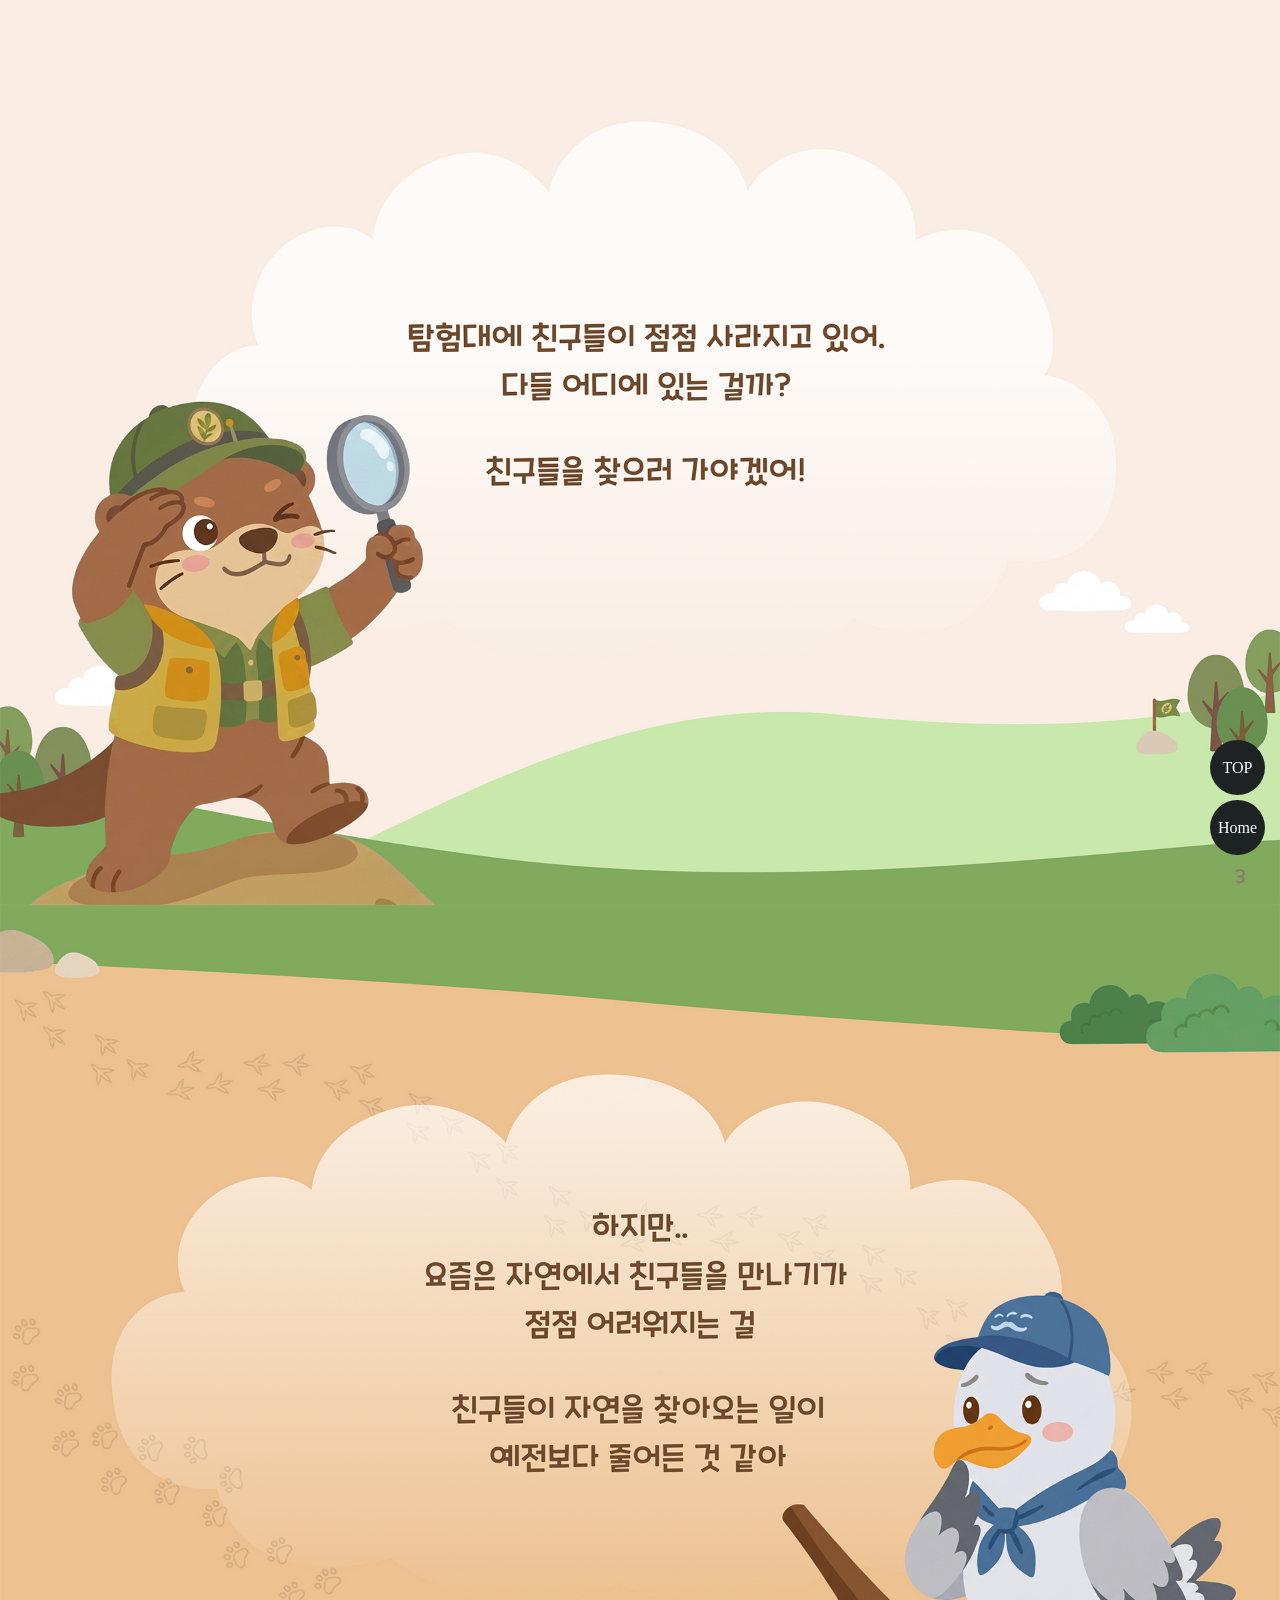
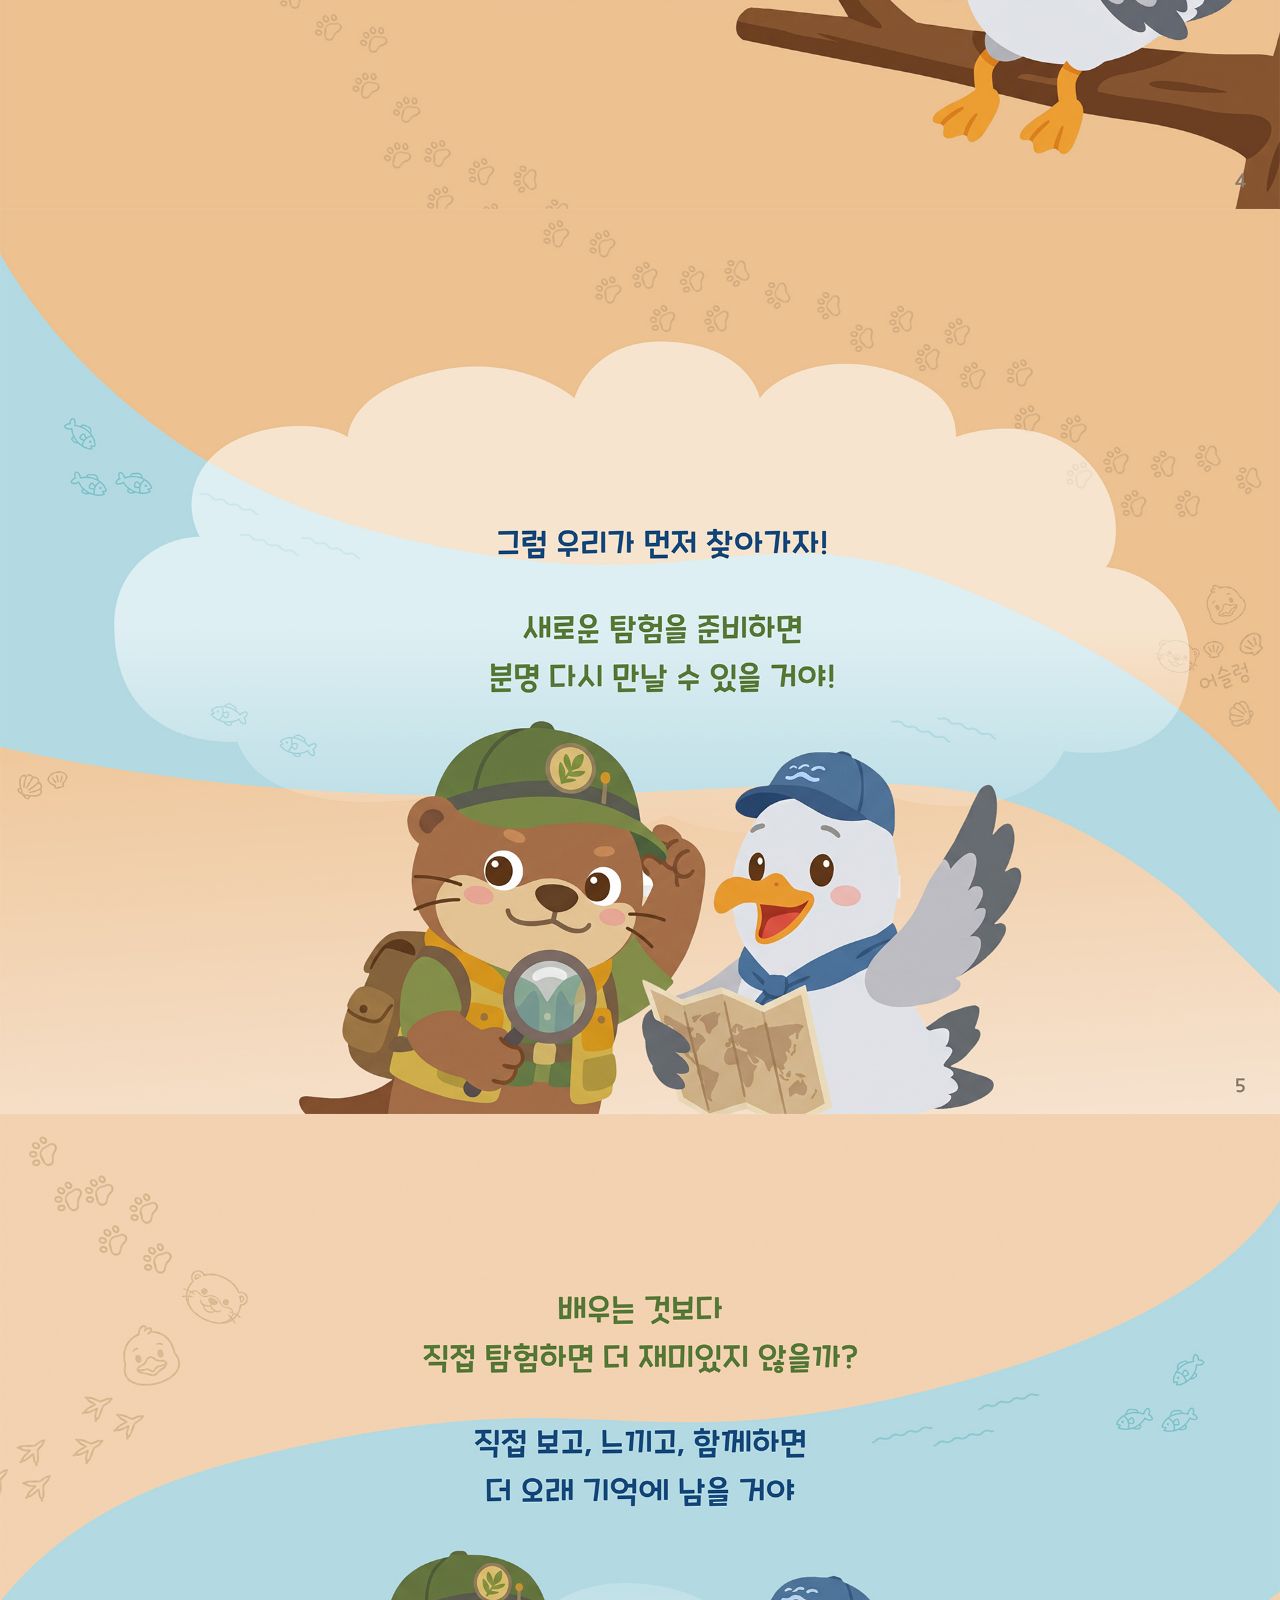
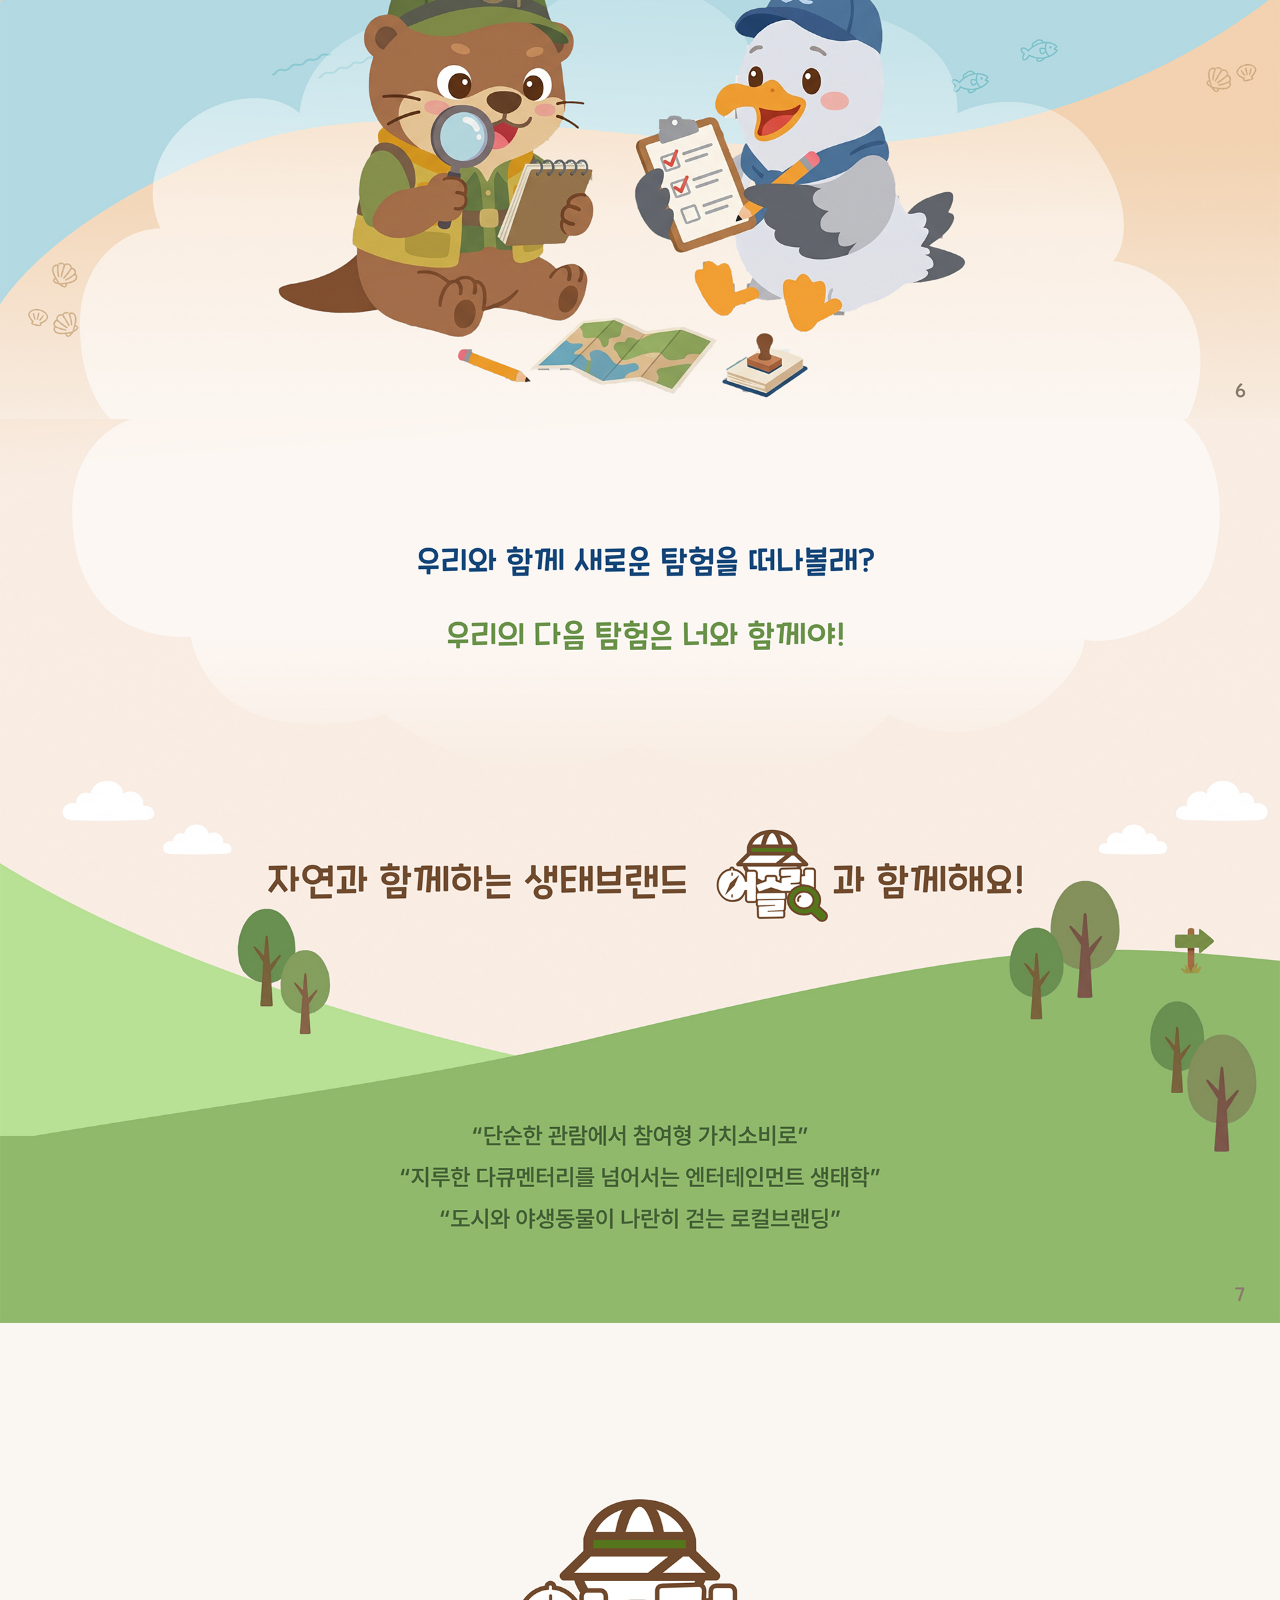
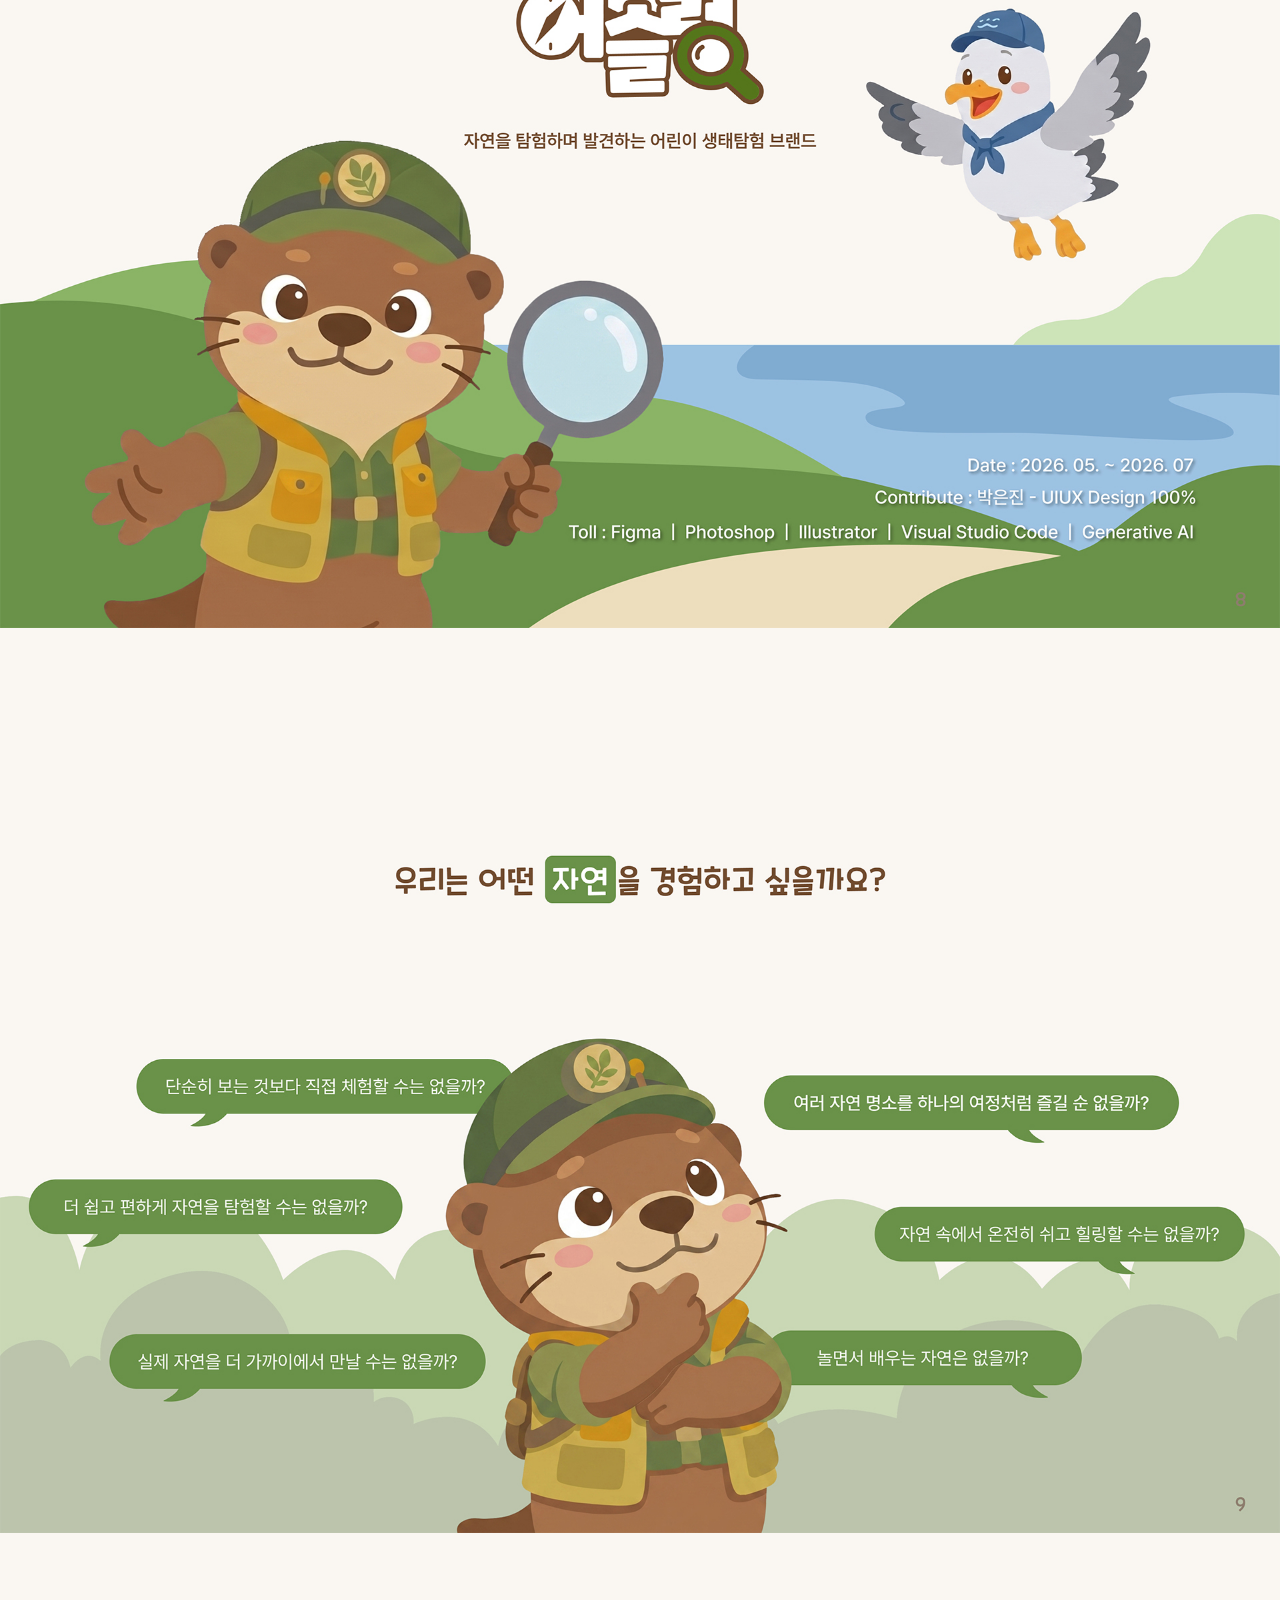
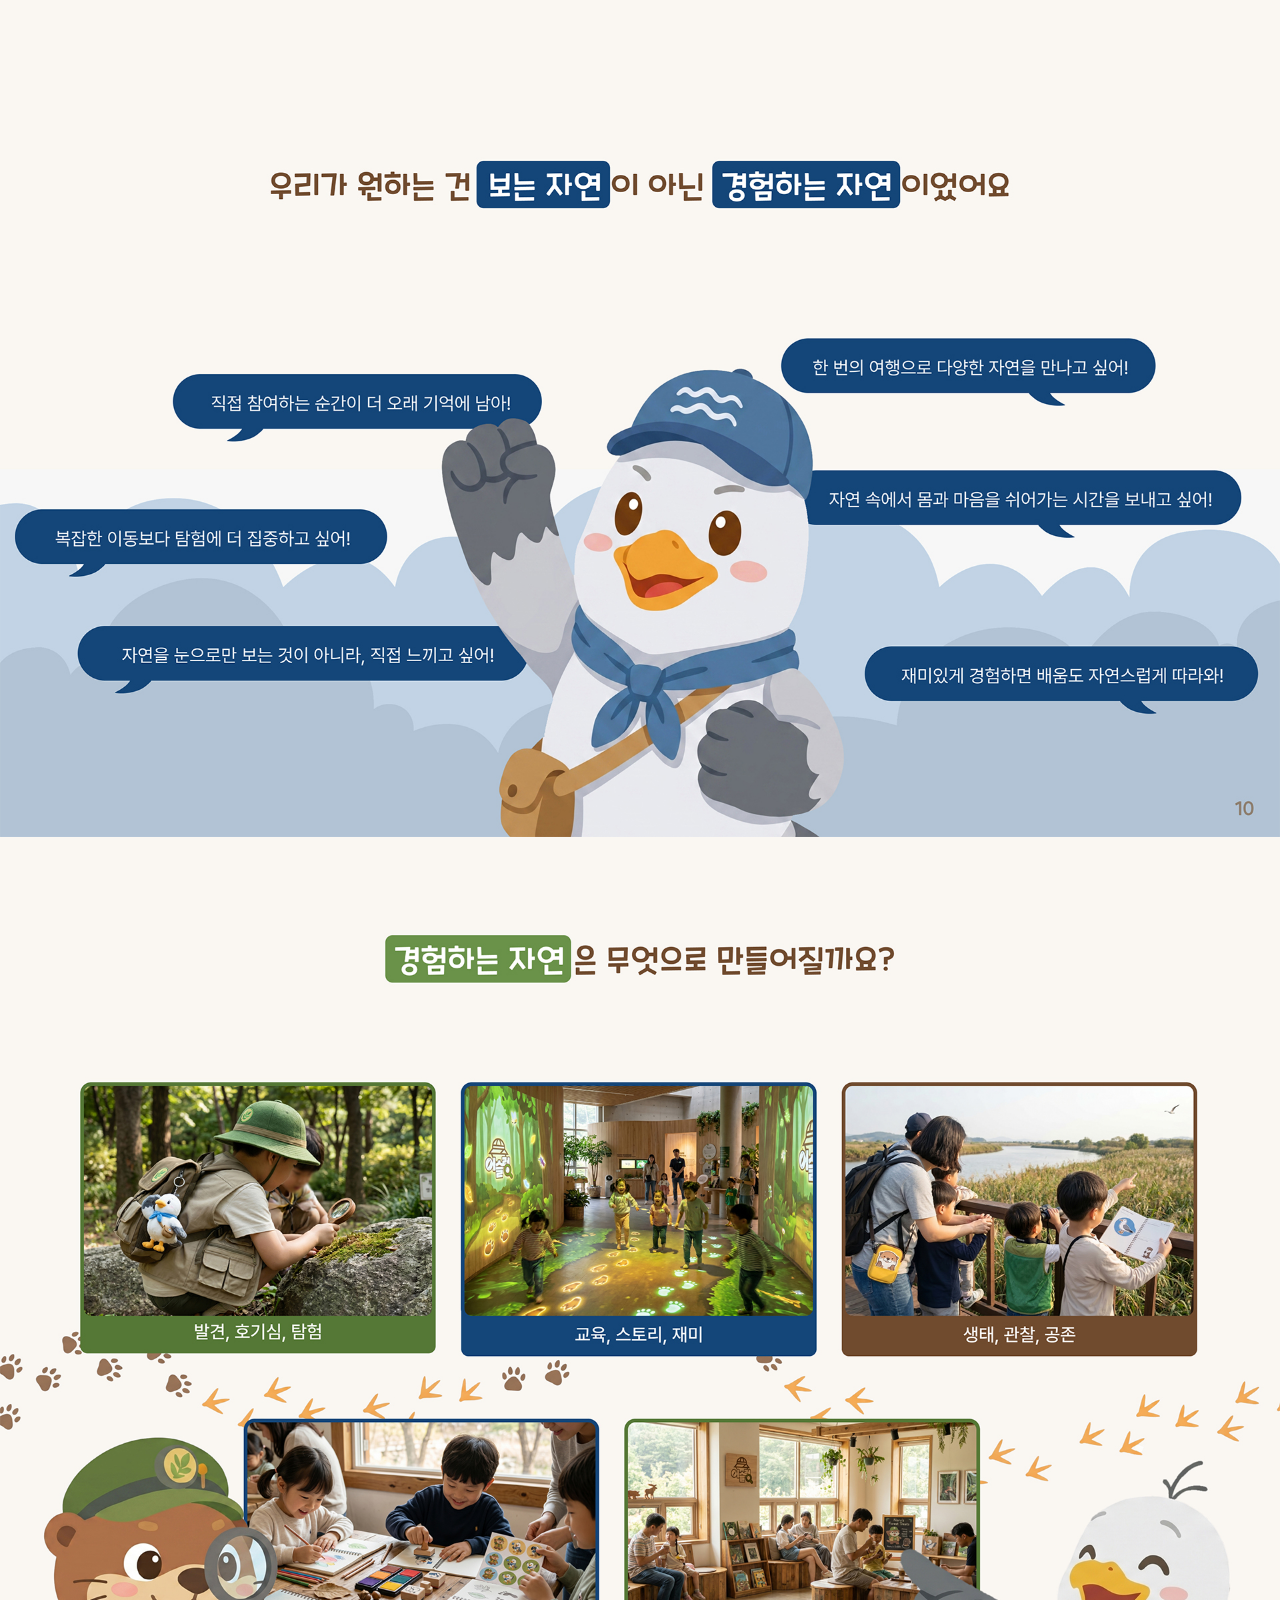
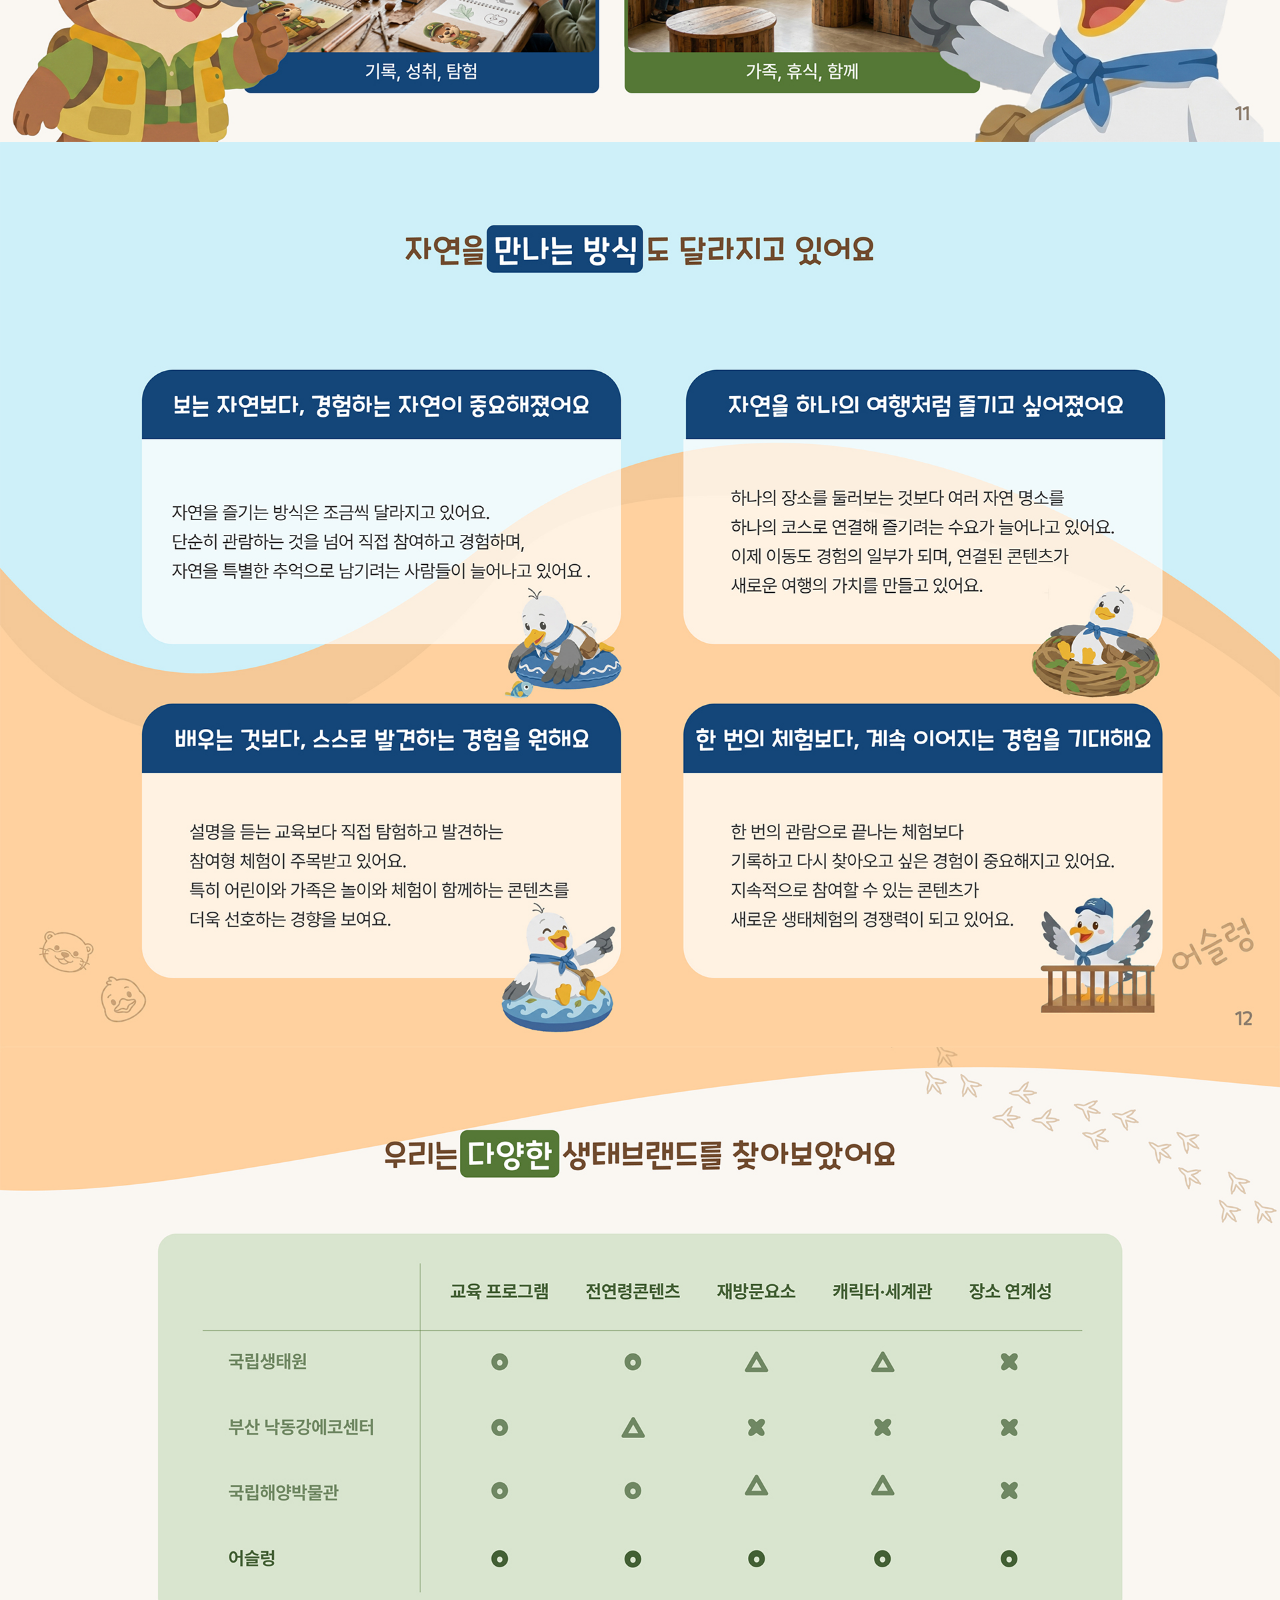
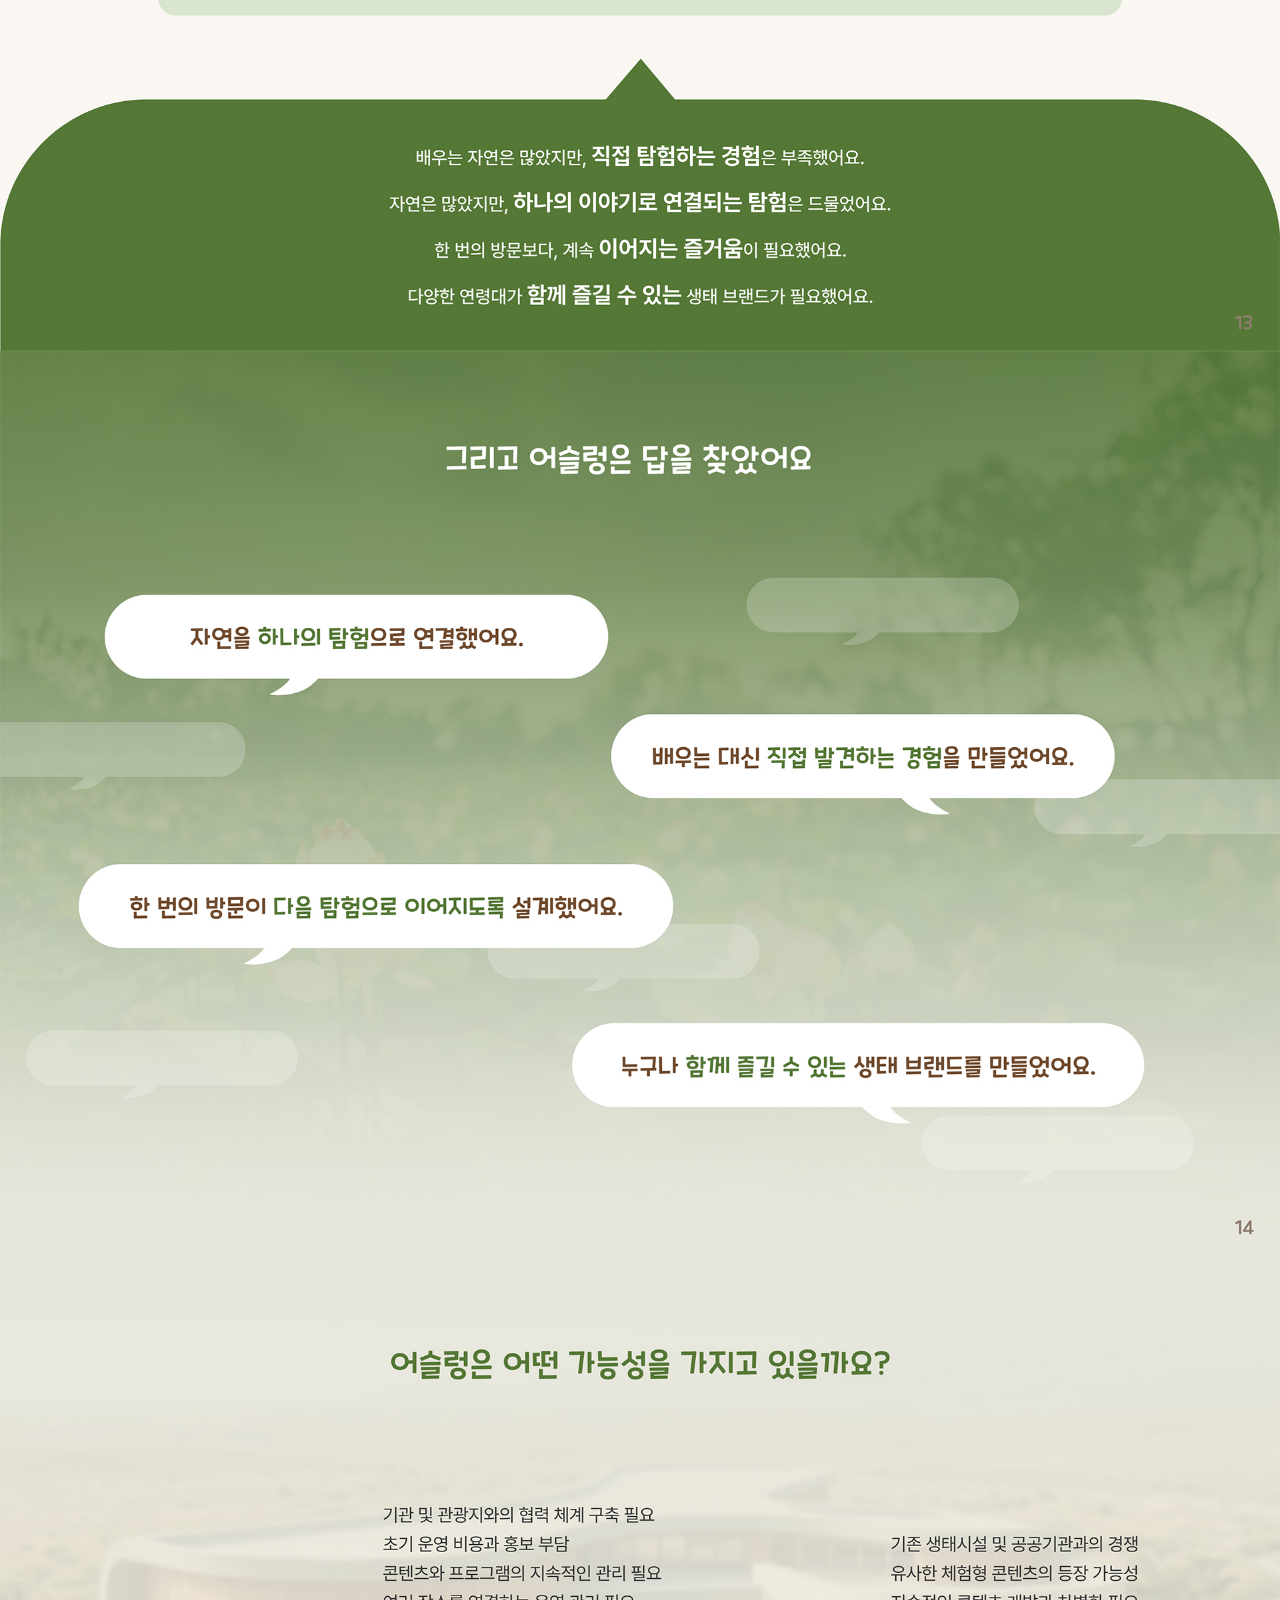
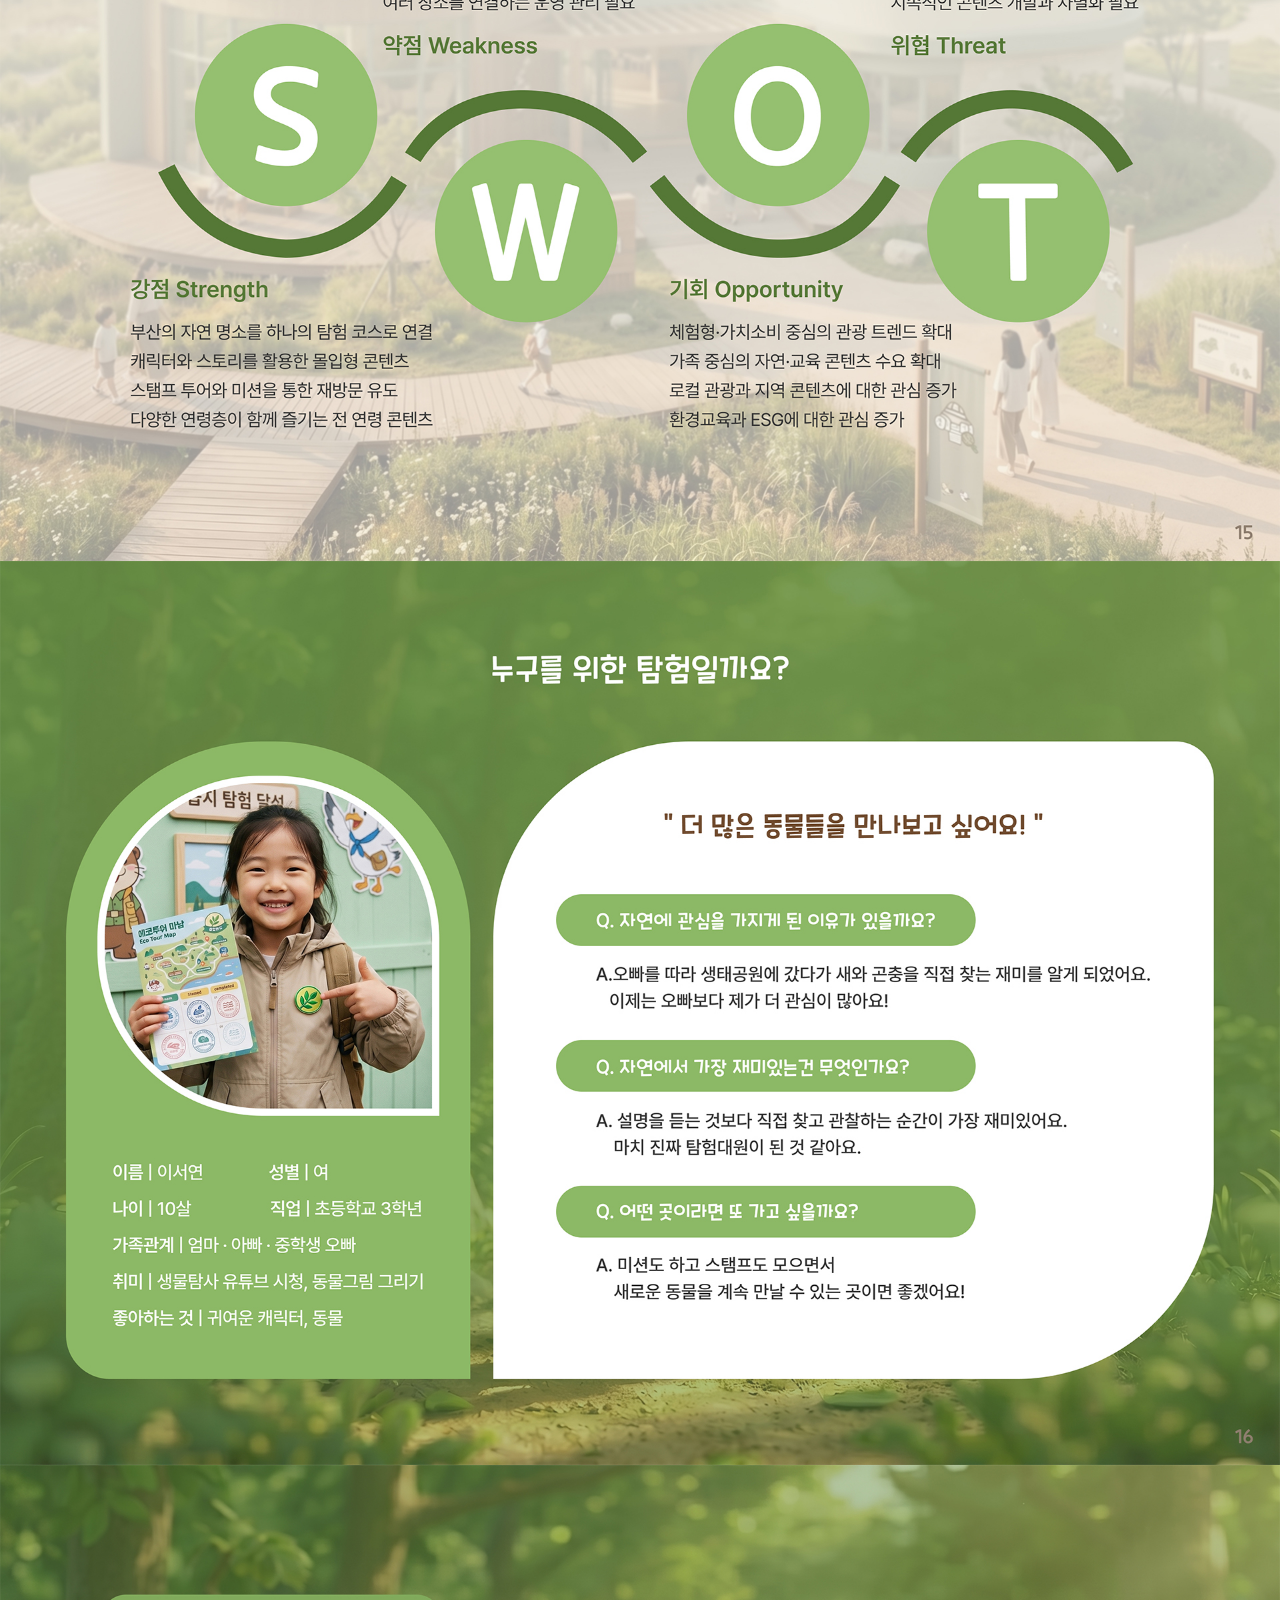
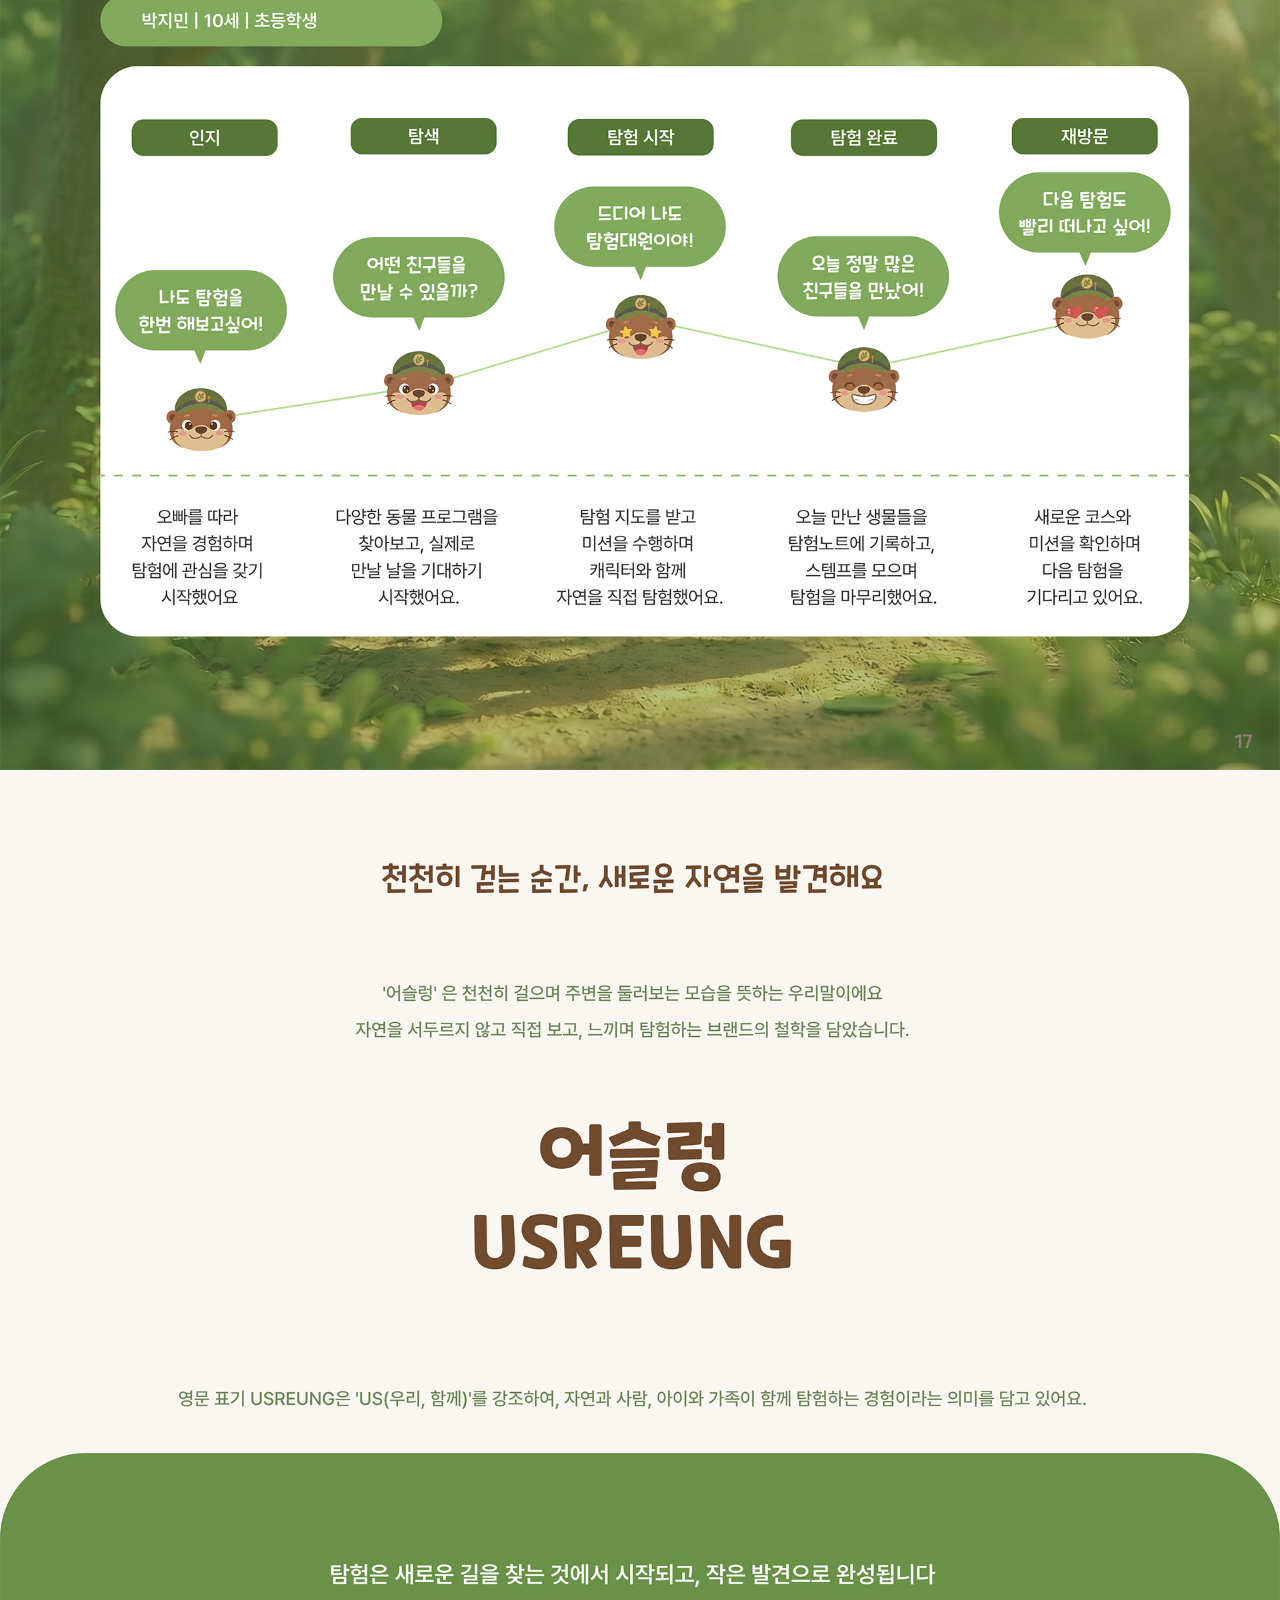
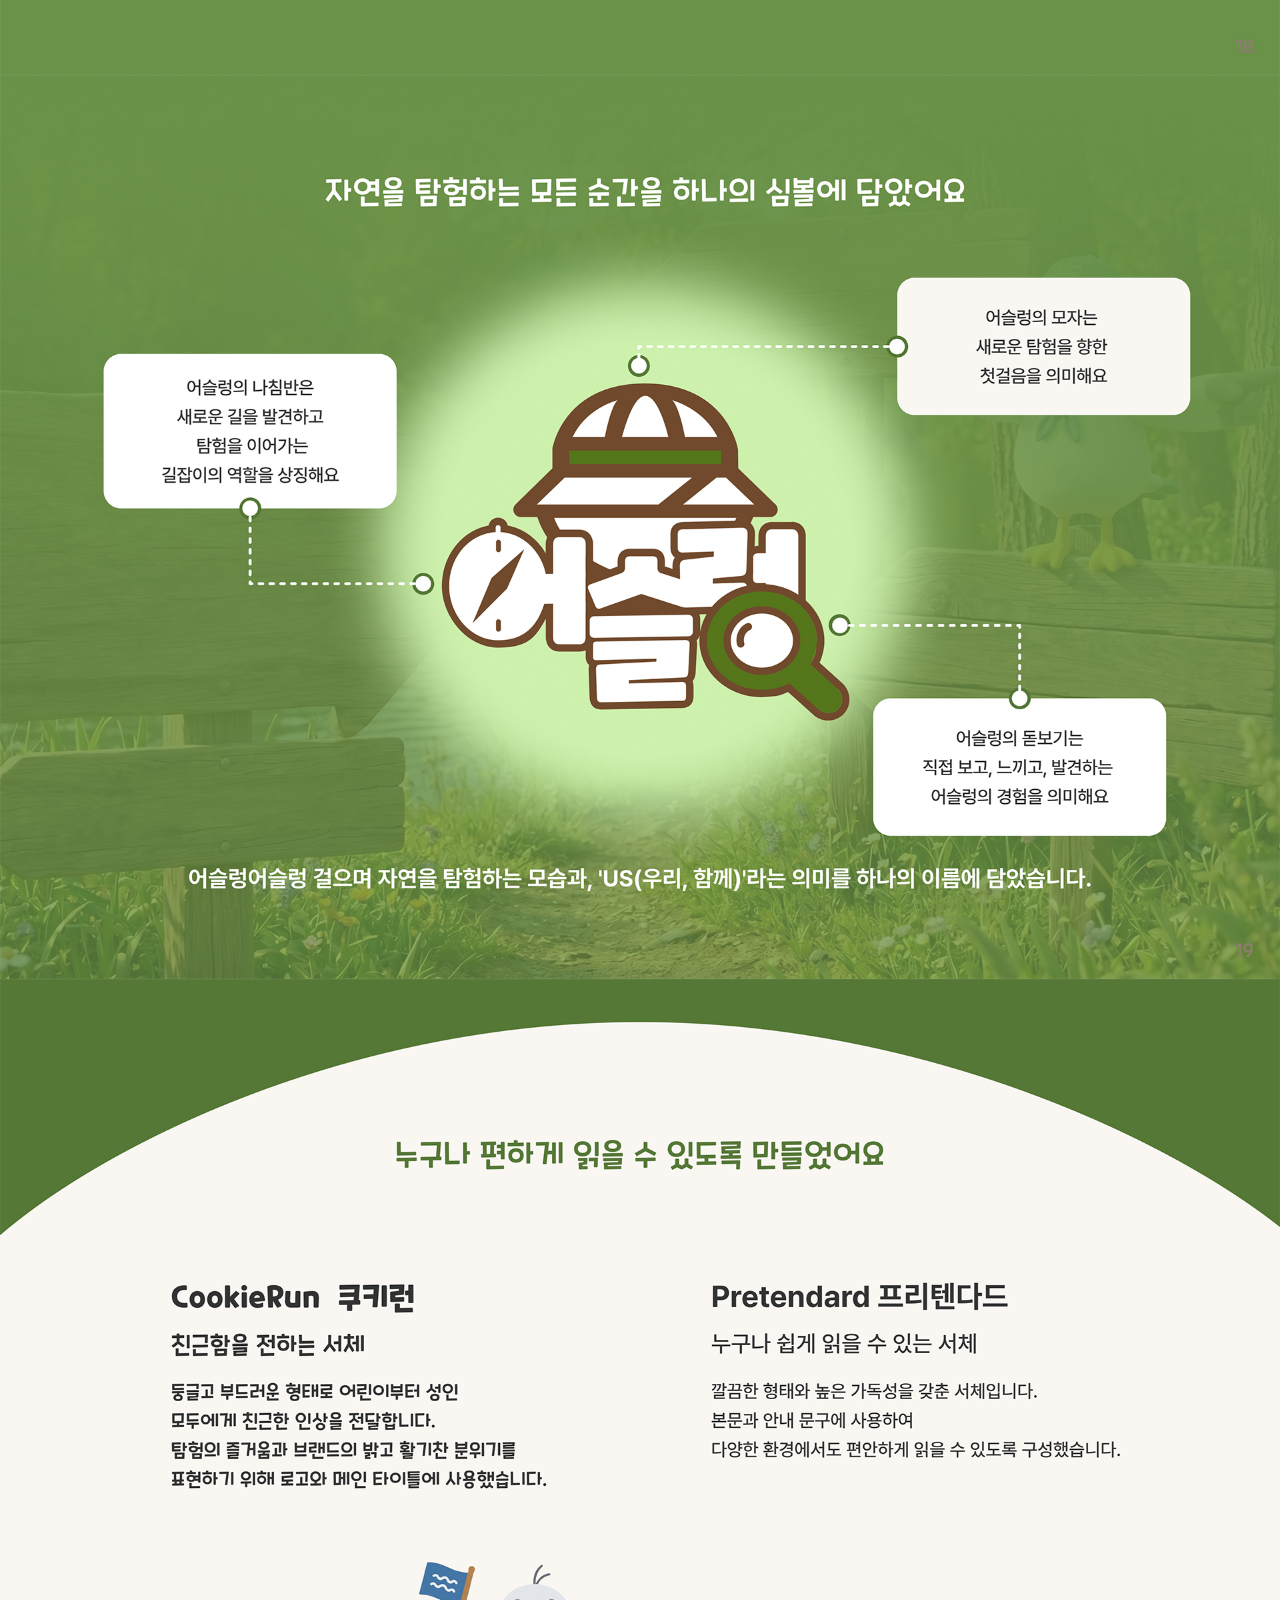
<file: usr_brand.html>
<!doctype html>
<html>
	<head>
		<title>어슬렁BI</title>
		<meta charset="utf-8">
		<meta name="viewport" content="width=device-width, initial-scale=1">
		<meta http-equiv="X-UA-Compatible" content="IE=edge">
		<link rel="shortcut icon" href="./assets/img/usr_favi.png" type="image/x-icon">
		<style>
			*{margin:0; padding:0;}
			a{text-decoration:none;
				color:inherit;}
			img{
				display: block;
				
			}
			.fixed_box{position:fixed;
				bottom:40px;
				right:30px;
				width:40px;}
			#top img{
					width: 100%;
				}
			.home_btn, .top_btn{
				display: inline-block;
				width:55px;
				line-height: 55px;
				background-color: #1d2323;
				text-align: center;
				border-radius:50%;
				margin-bottom:5px;
				color:#fff;
				transition: all 0.5s;
			}
			.fixed_box a:hover{
				background-color: #1d2323;
			}
		</style>
	</head>
	<body>
		<div id="top">
			<img src="./assets/usr-bibx/brand1.jpg" alt="bx이미지"><!--가이드 이미지 경로 지정하기-->
			<img src="./assets/usr-bibx/brand2.jpg" alt="bx이미지"><!--가이드 이미지 경로 지정하기-->
			<img src="./assets/usr-bibx/brand3.jpg" alt="bx이미지"><!--가이드 이미지 경로 지정하기-->
			<img src="./assets/usr-bibx/brand4.jpg" alt="bx이미지"><!--가이드 이미지 경로 지정하기-->
			<img src="./assets/usr-bibx/brand5.jpg" alt="bx이미지"><!--가이드 이미지 경로 지정하기-->
			<img src="./assets/usr-bibx/brand6.jpg" alt="bx이미지"><!--가이드 이미지 경로 지정하기-->
			<img src="./assets/usr-bibx/brand7.jpg" alt="bx이미지"><!--가이드 이미지 경로 지정하기-->
			<img src="./assets/usr-bibx/brand8.jpg" alt="bx이미지"><!--가이드 이미지 경로 지정하기-->
			<img src="./assets/usr-bibx/brand9.jpg" alt="bx이미지"><!--가이드 이미지 경로 지정하기-->
			<img src="./assets/usr-bibx/brand10.jpg" alt="bx이미지"><!--가이드 이미지 경로 지정하기-->
			<img src="./assets/usr-bibx/brand11.jpg" alt="bx이미지"><!--가이드 이미지 경로 지정하기-->
			<img src="./assets/usr-bibx/brand12.jpg" alt="bx이미지"><!--가이드 이미지 경로 지정하기-->
			<img src="./assets/usr-bibx/brand13.jpg" alt="bx이미지"><!--가이드 이미지 경로 지정하기-->
			<img src="./assets/usr-bibx/brand14.jpg" alt="bx이미지"><!--가이드 이미지 경로 지정하기-->
			<img src="./assets/usr-bibx/brand15.jpg" alt="bx이미지"><!--가이드 이미지 경로 지정하기-->
			<img src="./assets/usr-bibx/brand16.jpg" alt="bx이미지"><!--가이드 이미지 경로 지정하기-->
			<img src="./assets/usr-bibx/brand17.jpg" alt="bx이미지"><!--가이드 이미지 경로 지정하기-->
			<img src="./assets/usr-bibx/brand18.jpg" alt="bx이미지"><!--가이드 이미지 경로 지정하기-->
			<img src="./assets/usr-bibx/brand19.jpg" alt="bx이미지"><!--가이드 이미지 경로 지정하기-->
			<img src="./assets/usr-bibx/brand20.jpg" alt="bx이미지"><!--가이드 이미지 경로 지정하기-->
			<img src="./assets/usr-bibx/brand21.jpg" alt="bx이미지"><!--가이드 이미지 경로 지정하기-->
			<img src="./assets/usr-bibx/brand22.jpg" alt="bx이미지"><!--가이드 이미지 경로 지정하기-->
			<img src="./assets/usr-bibx/brand23.jpg" alt="bx이미지"><!--가이드 이미지 경로 지정하기-->
			<img src="./assets/usr-bibx/brand24.jpg" alt="bx이미지"><!--가이드 이미지 경로 지정하기-->
			<img src="./assets/usr-bibx/brand25.jpg" alt="bx이미지"><!--가이드 이미지 경로 지정하기-->
			<img src="./assets/usr-bibx/brand26.jpg" alt="bx이미지"><!--가이드 이미지 경로 지정하기-->
			<img src="./assets/usr-bibx/brand27.jpg" alt="bx이미지"><!--가이드 이미지 경로 지정하기-->
			<img src="./assets/usr-bibx/brand28.jpg" alt="bx이미지"><!--가이드 이미지 경로 지정하기-->
			<img src="./assets/usr-bibx/brand29.jpg" alt="bx이미지"><!--가이드 이미지 경로 지정하기-->
			<img src="./assets/usr-bibx/brand30.jpg" alt="bx이미지"><!--가이드 이미지 경로 지정하기-->
			<img src="./assets/usr-bibx/brand31.jpg" alt="bx이미지"><!--가이드 이미지 경로 지정하기-->
			<img src="./assets/usr-bibx/brand32.jpg" alt="bx이미지"><!--가이드 이미지 경로 지정하기-->

			
		</div>
		<div class="fixed_box">
			<a href="#top" class="top_btn"><!--href부분은 이미지를 감싼 div에 있는 id이름과 동일하게 설정.-->
				TOP
			</a>
			<a href="포트폴리오사이트주소" target="_blank" class="home_btn">
				Home
			</a>
		</div>


		<!--이동시 부드럽게 이동시키기 위해 추가한 구문 시작. script쪽 전부 삭제가능.-->
		<script src="https://code.jquery.com/jquery-1.12.4.min.js" integrity="sha256-ZosEbRLbNQzLpnKIkEdrPv7lOy9C27hHQ+Xp8a4MxAQ=" crossorigin="anonymous"></script>
		<script>
			$(function() {
				$('a[href*="#"]:not([href="#"])').click(function() {
				if (location.pathname.replace(/^\//,'') == this.pathname.replace(/^\//,'') && location.hostname == this.hostname) {
				var target = $(this.hash);
				target = target.length ? target : $('[name=' + this.hash.slice(1) +']');
				if (target.length) {
				$('html, body').animate({
				scrollTop: target.offset().top
				}, 500);//움직이는 시간 조정
				return false;
				}
				}
				});
				});
		</script>
		<!--이동시 부드럽게 이동시키기 위해 추가한 구문 끝. 삭제가능.-->
	</body>
</html>
</file>
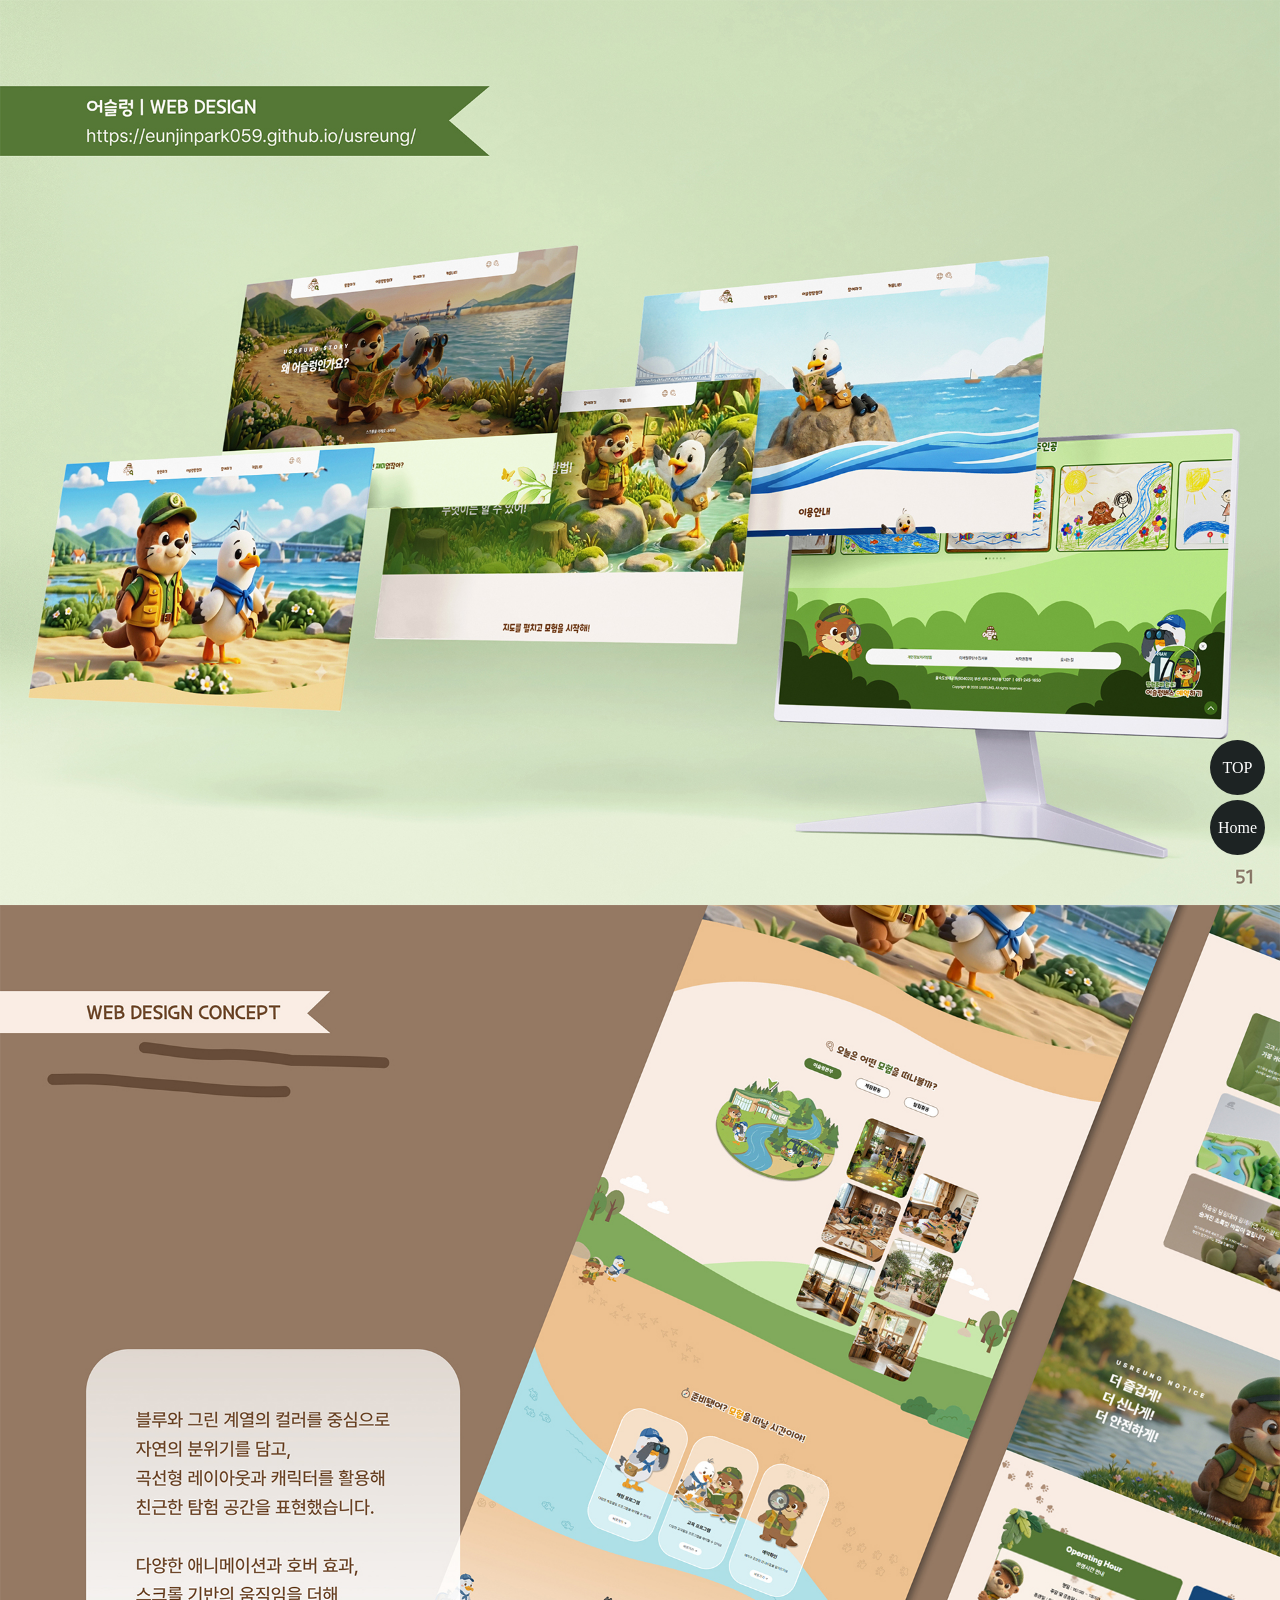
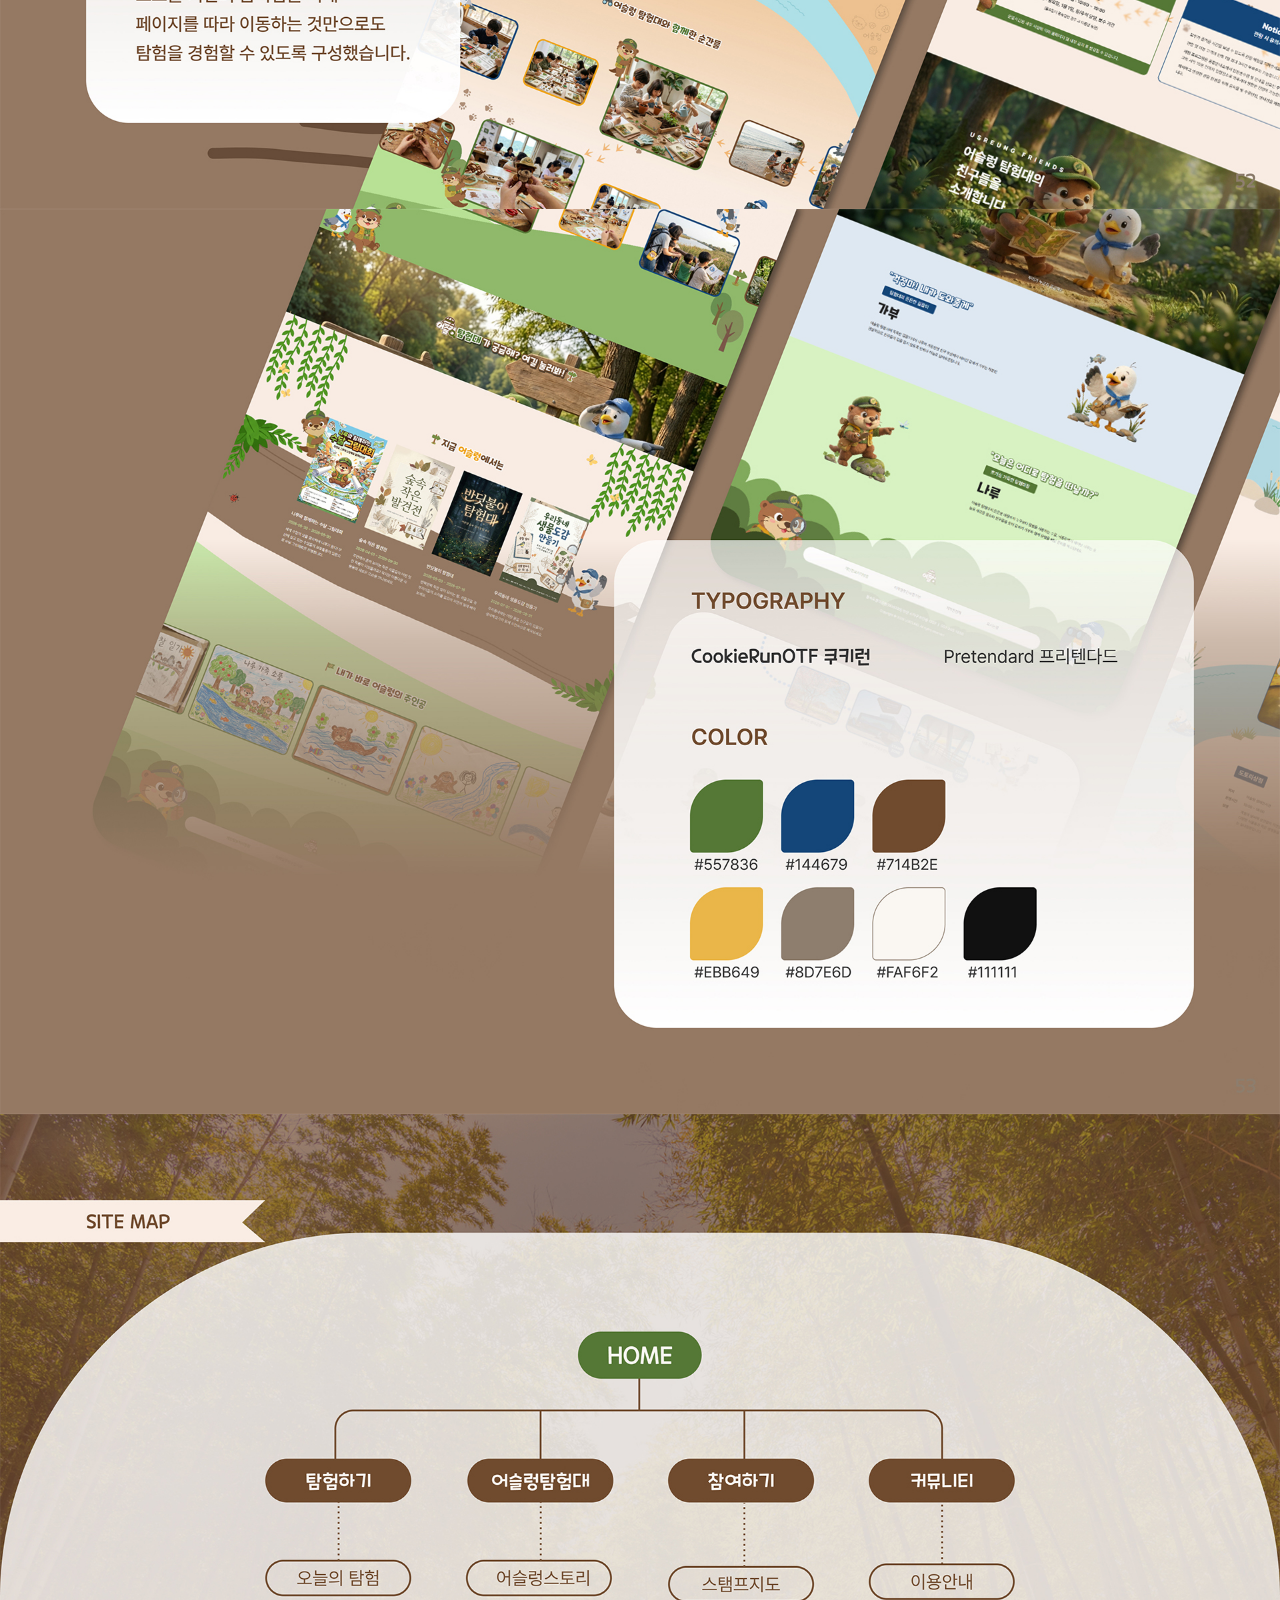
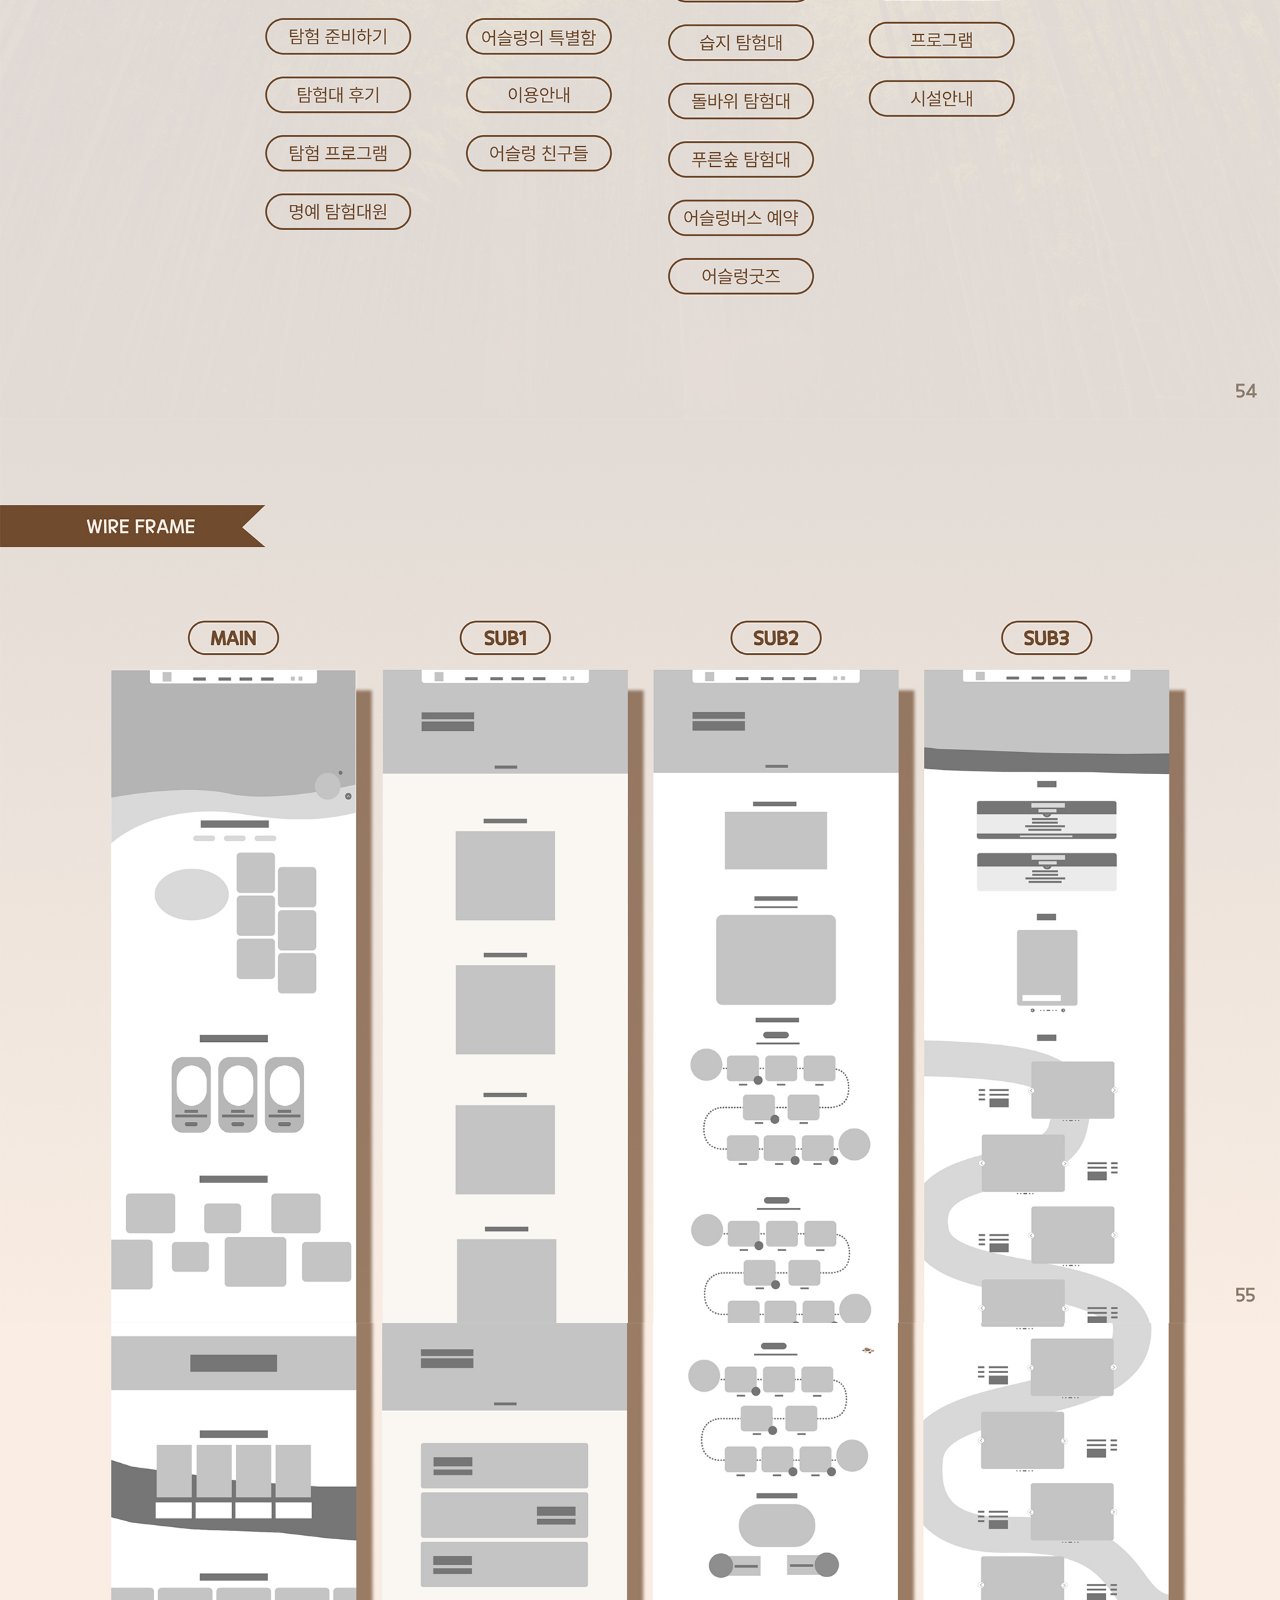
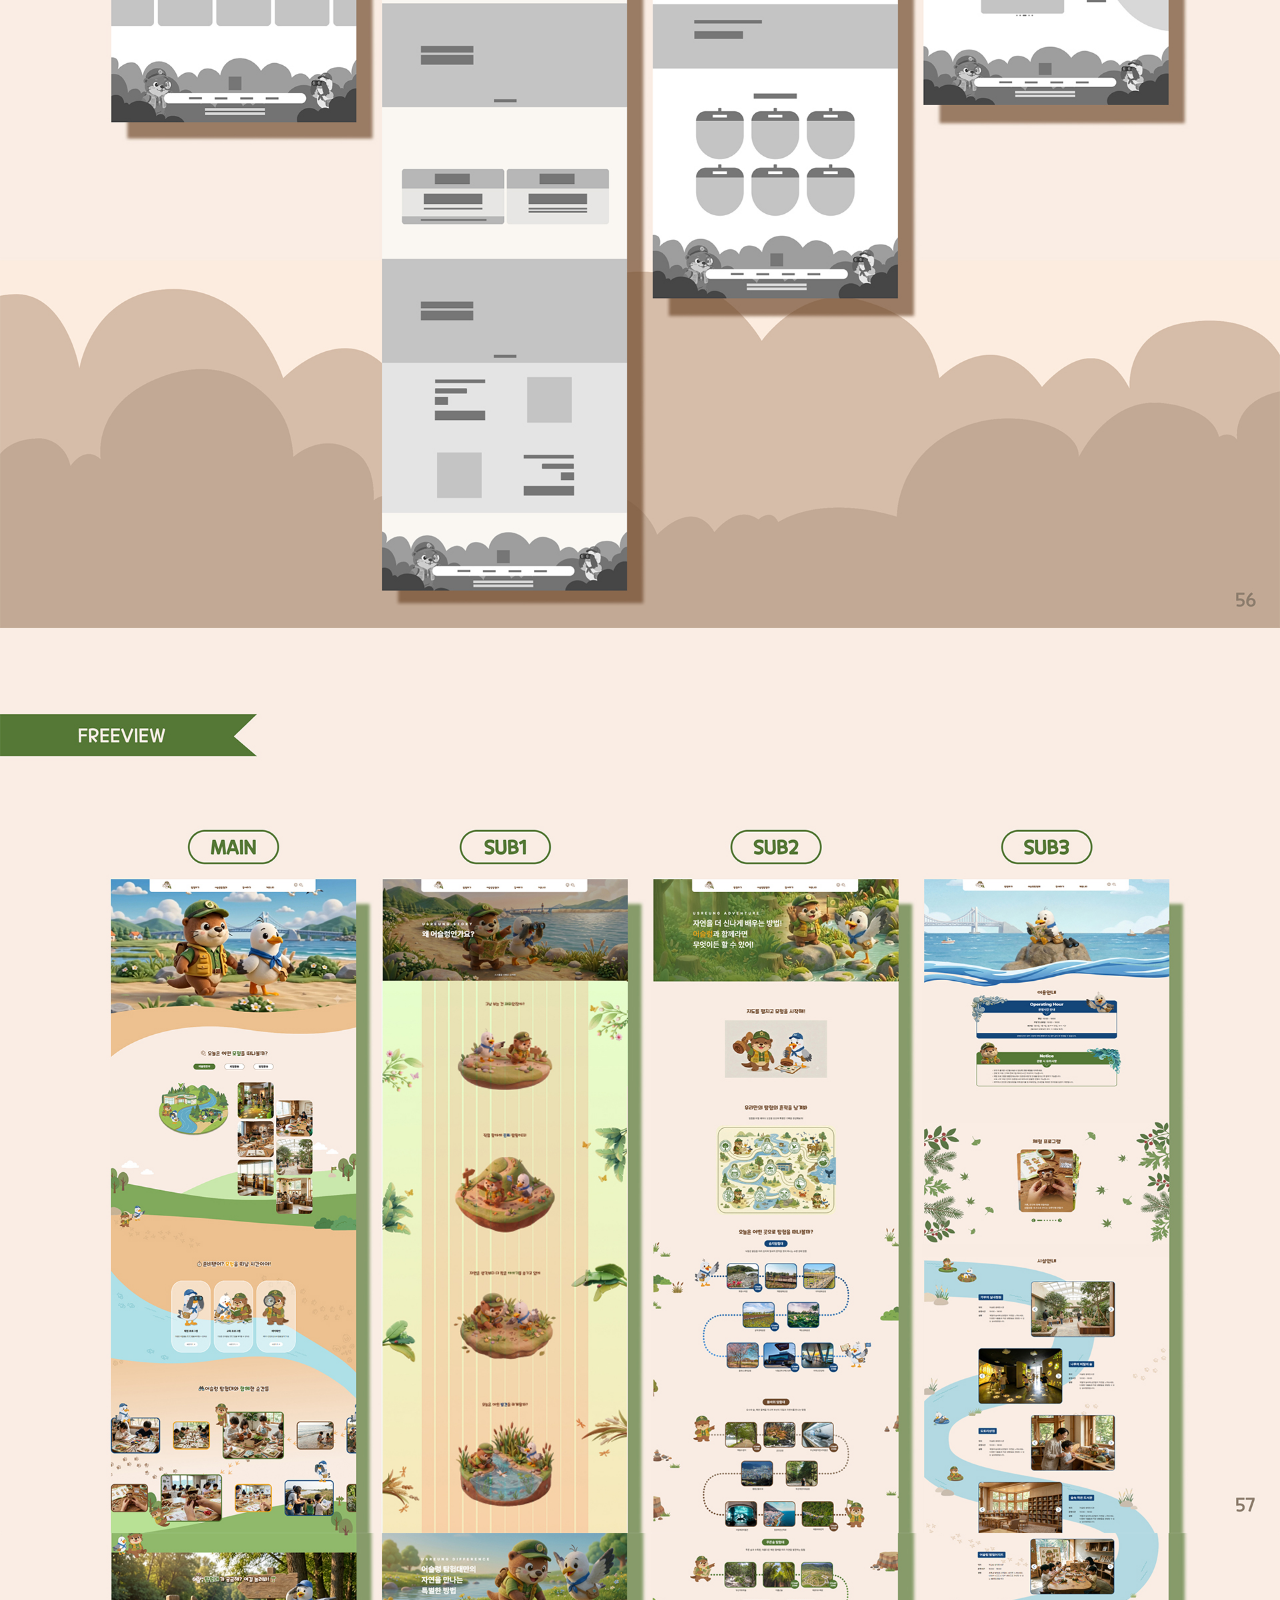
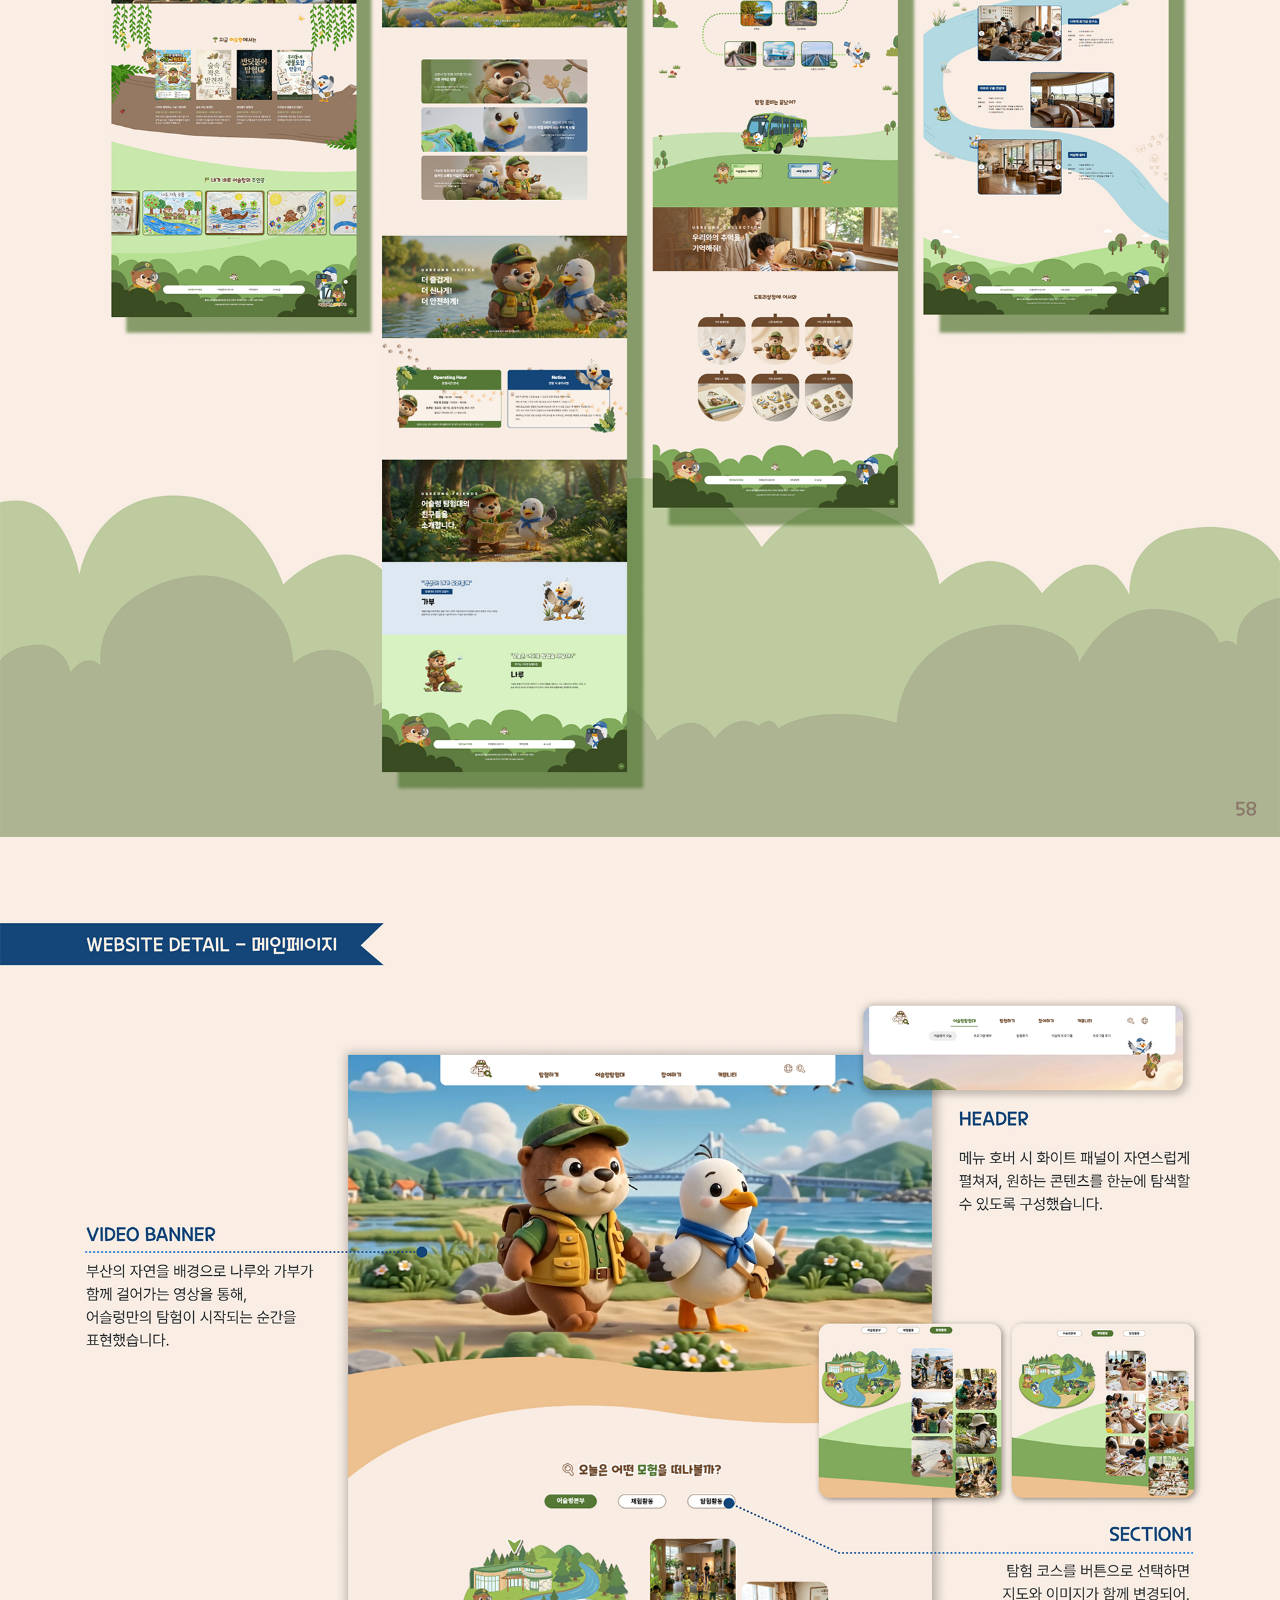
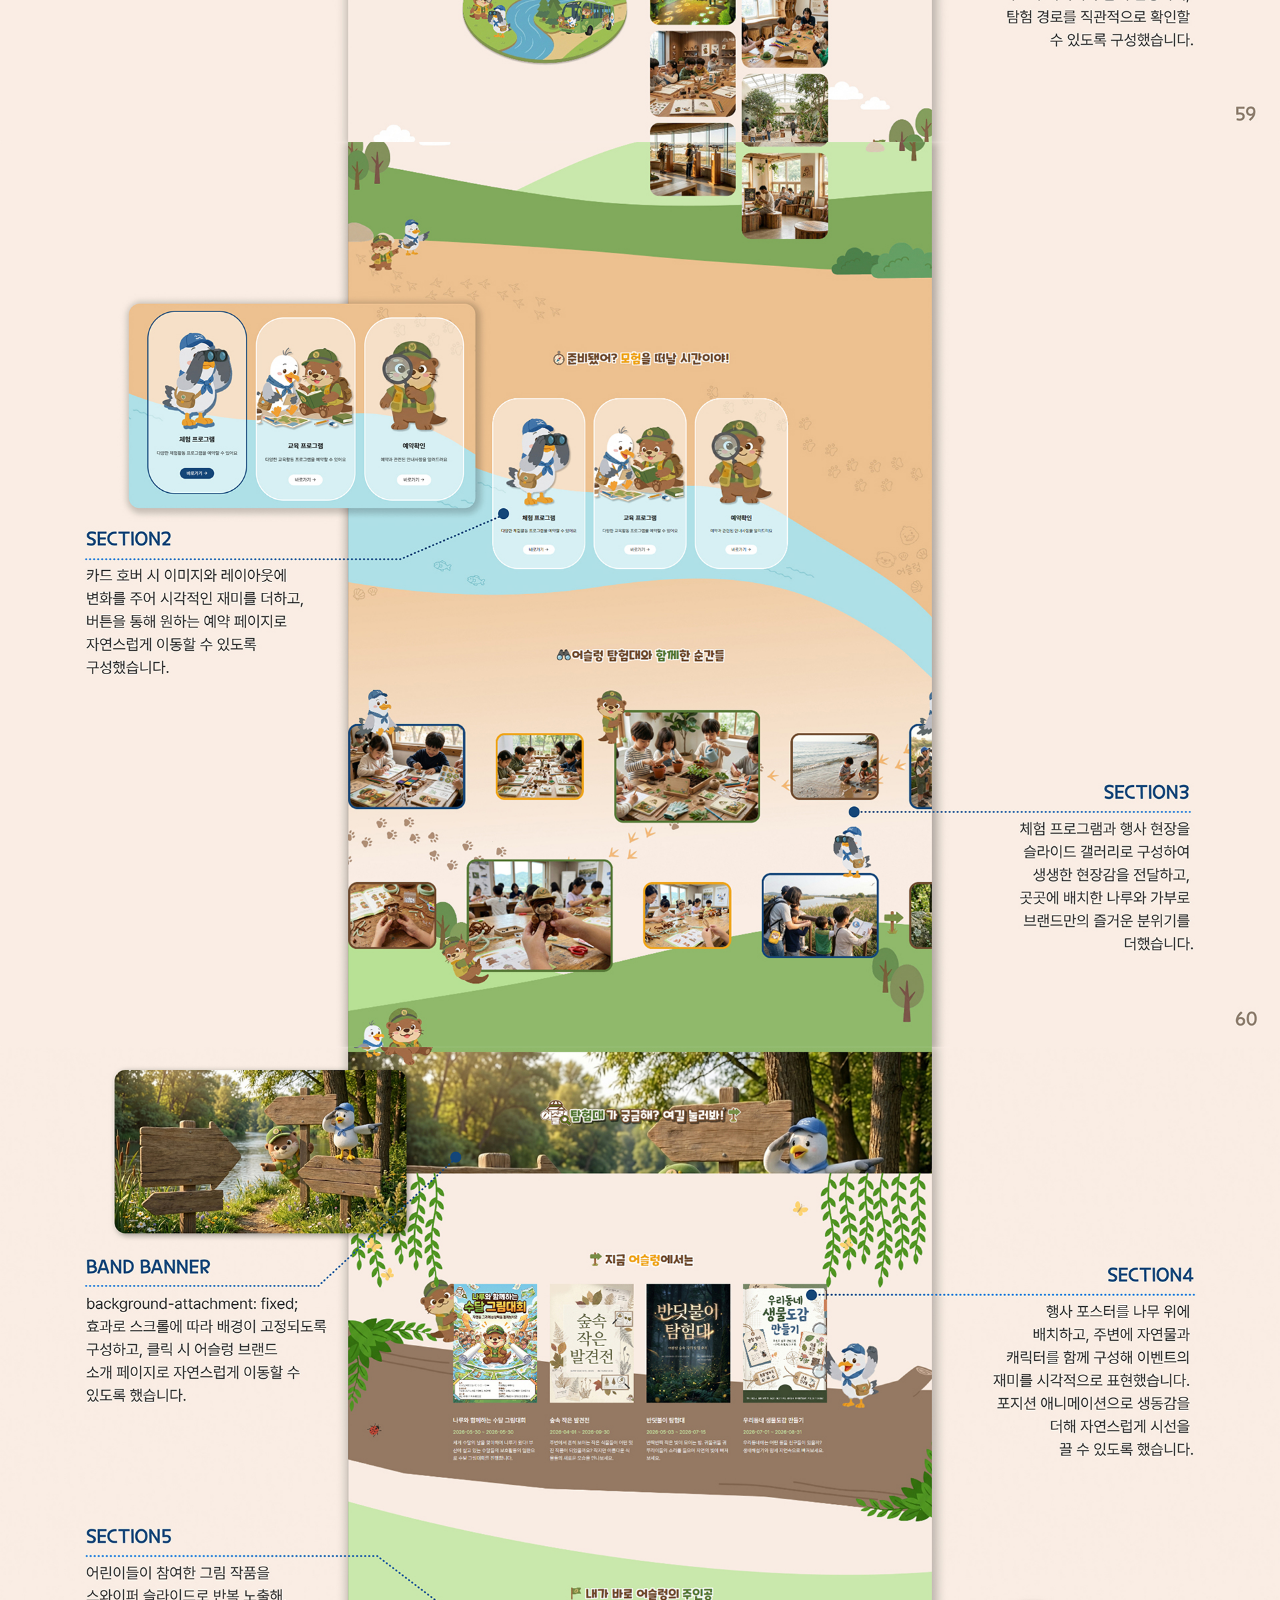
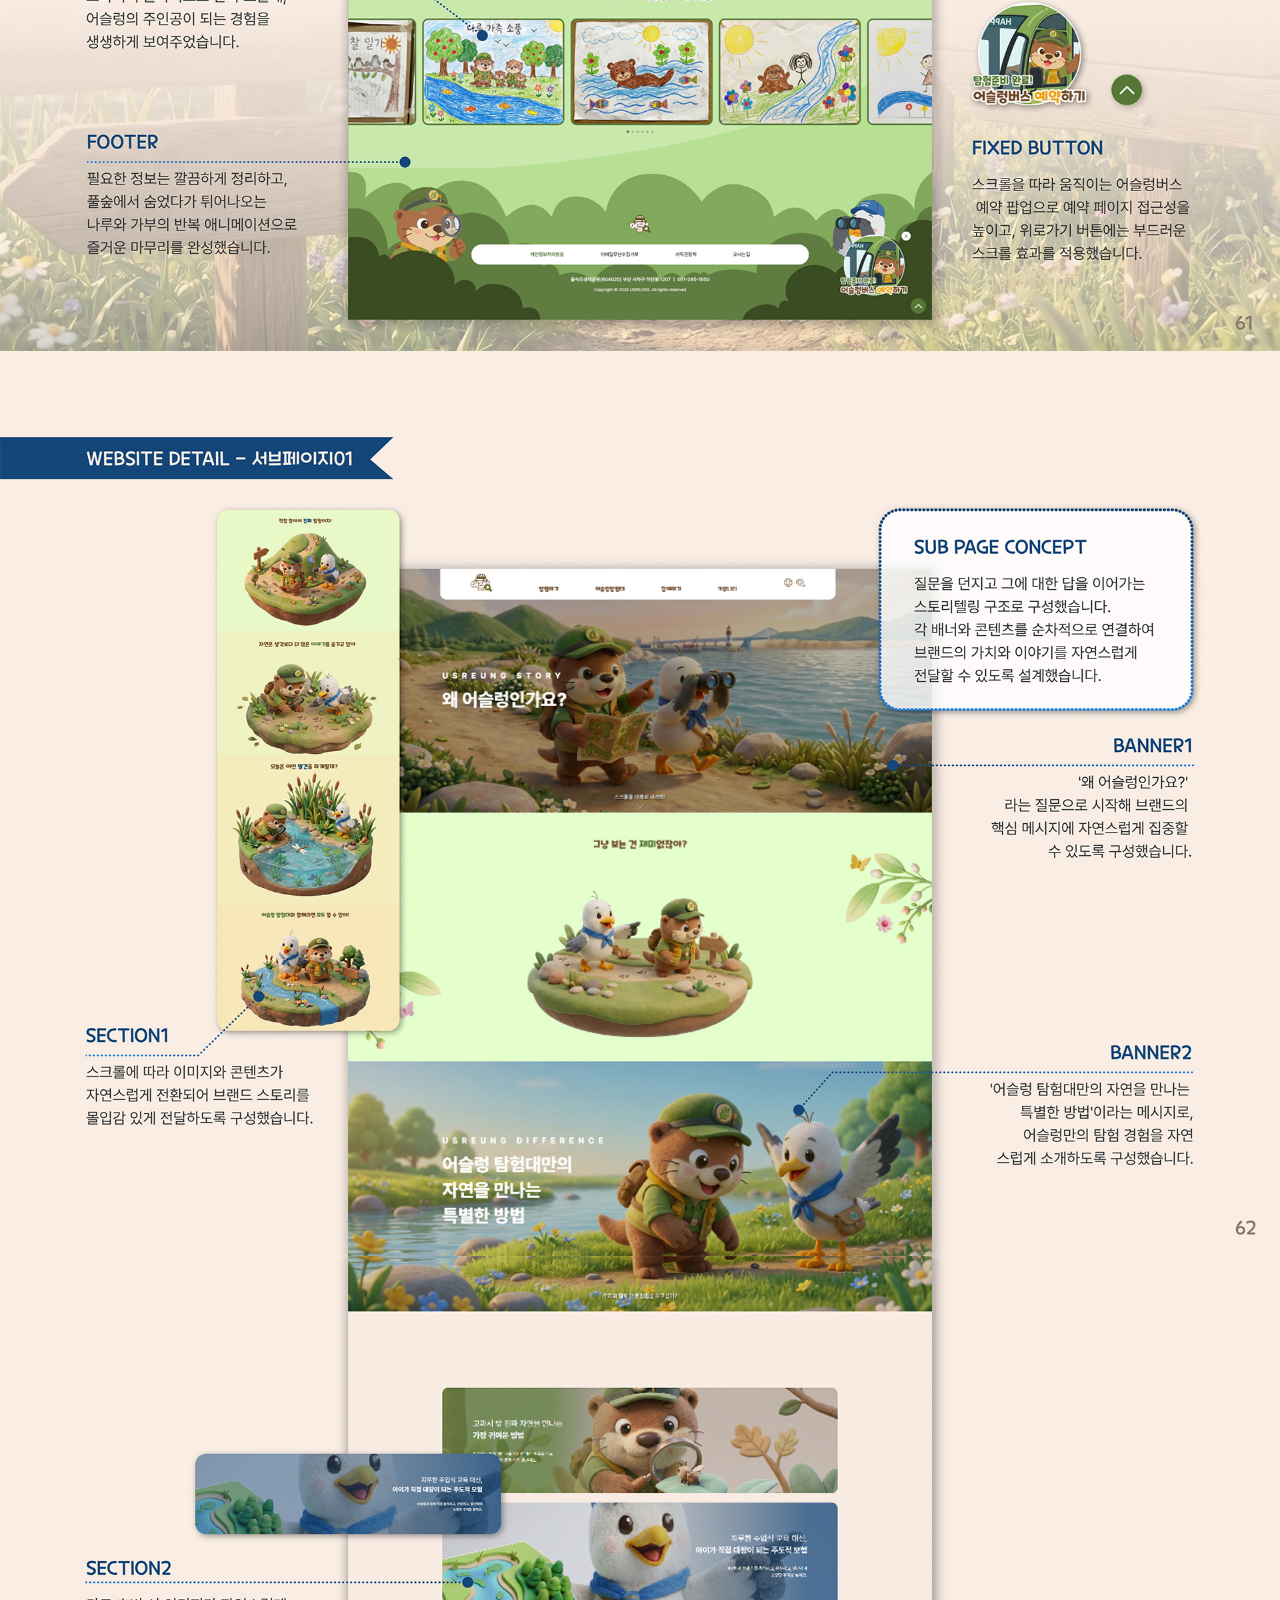
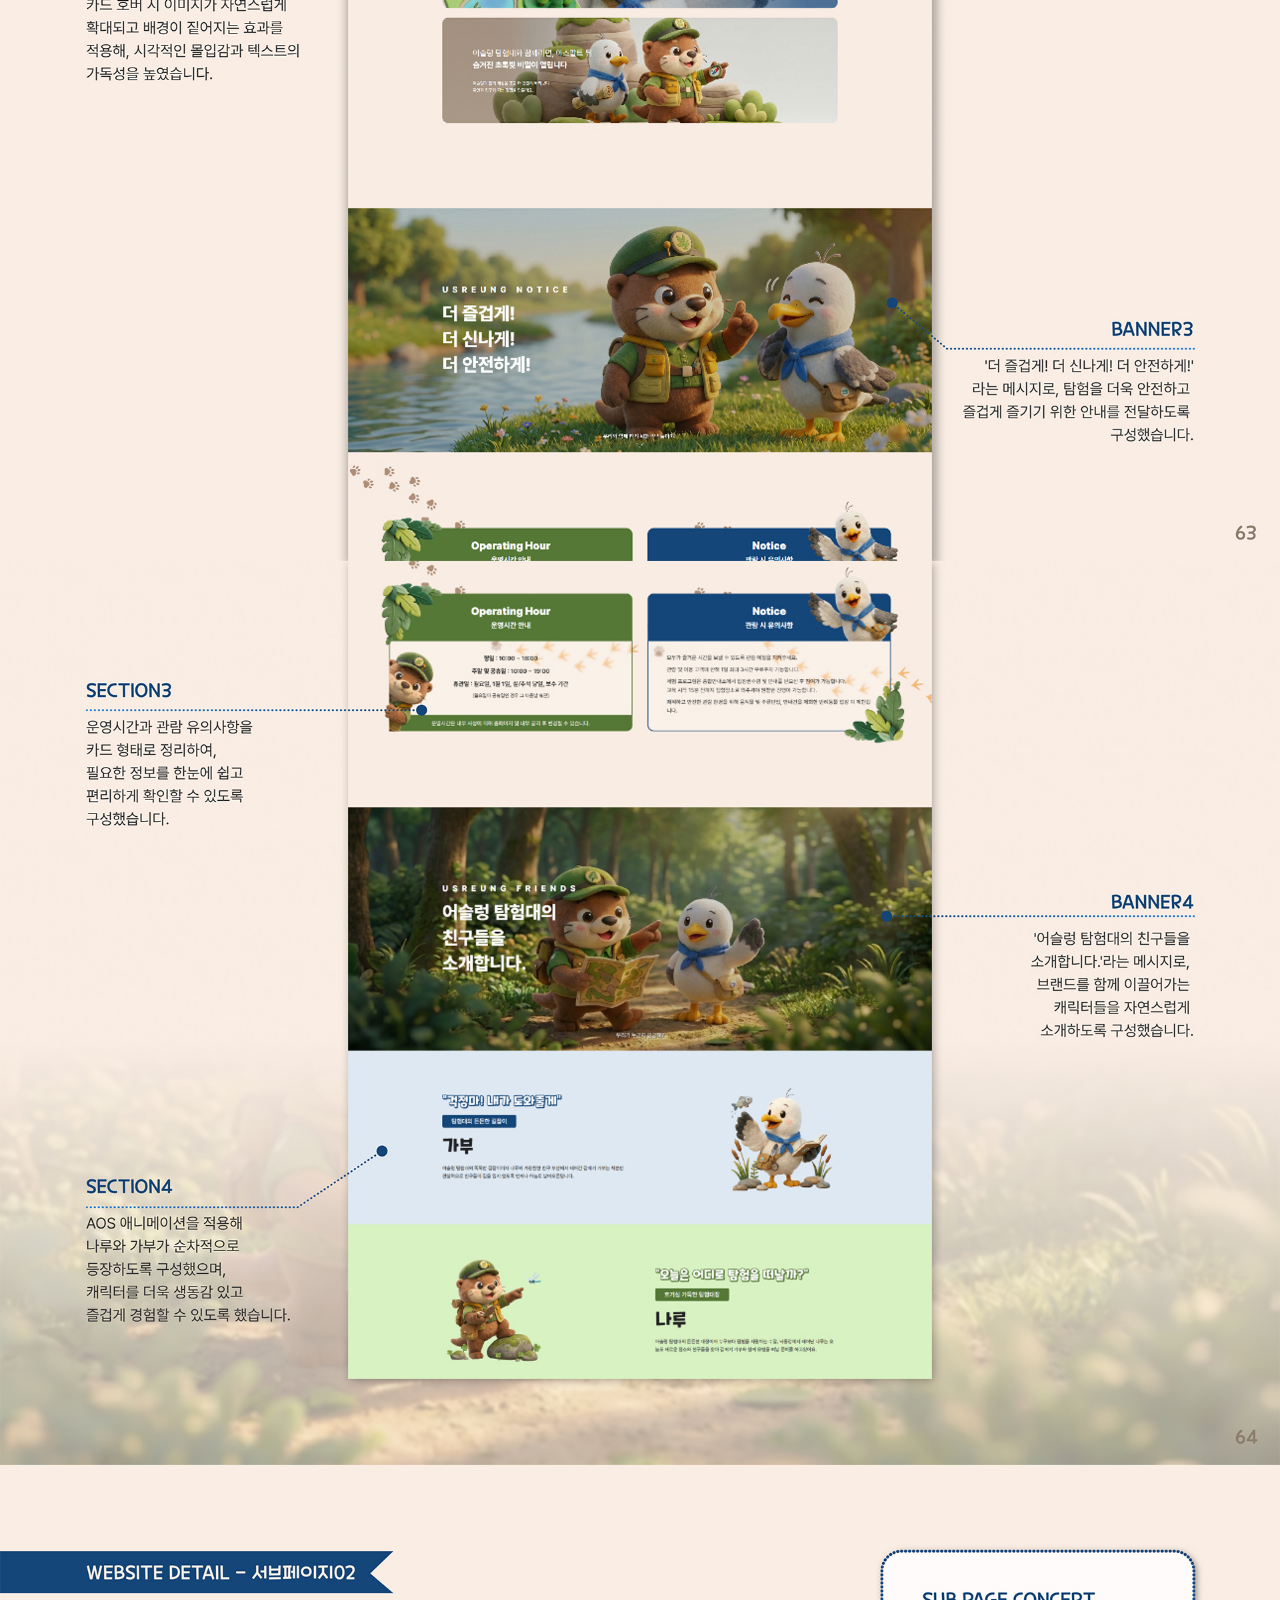
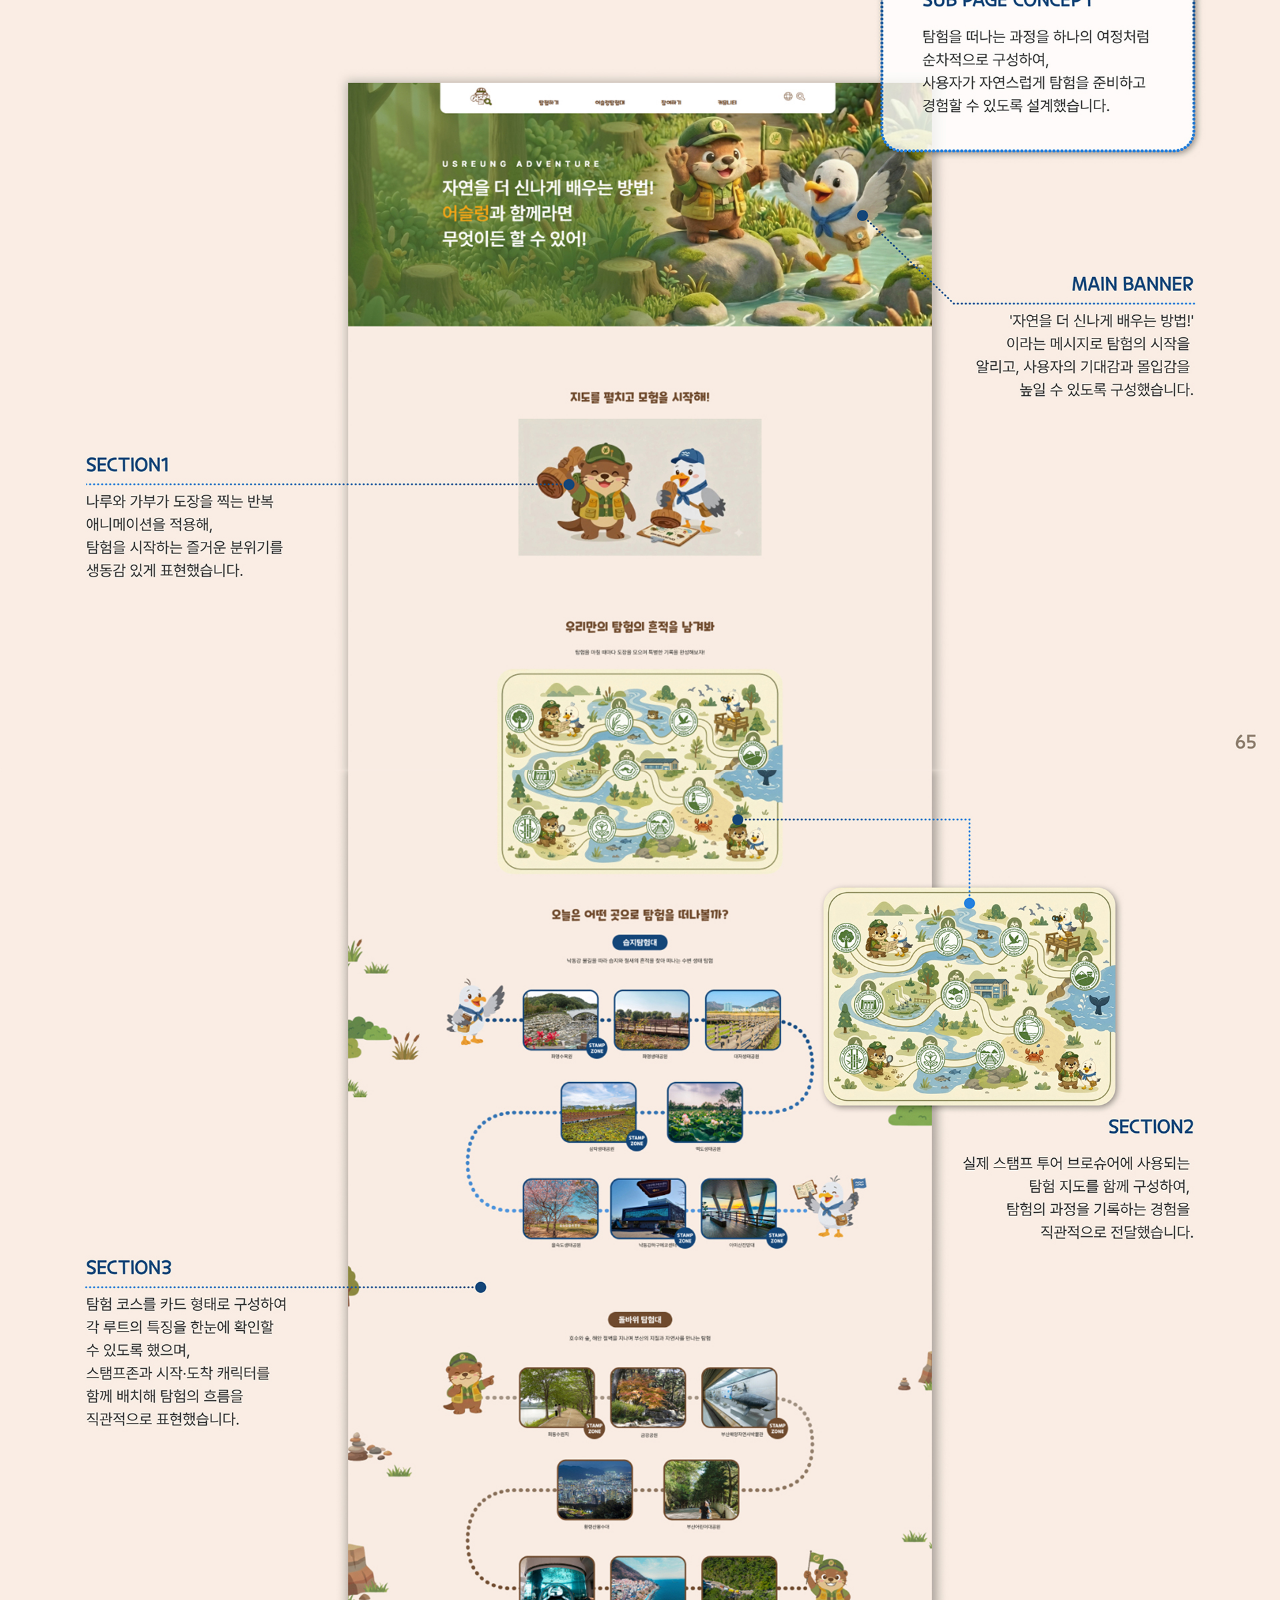
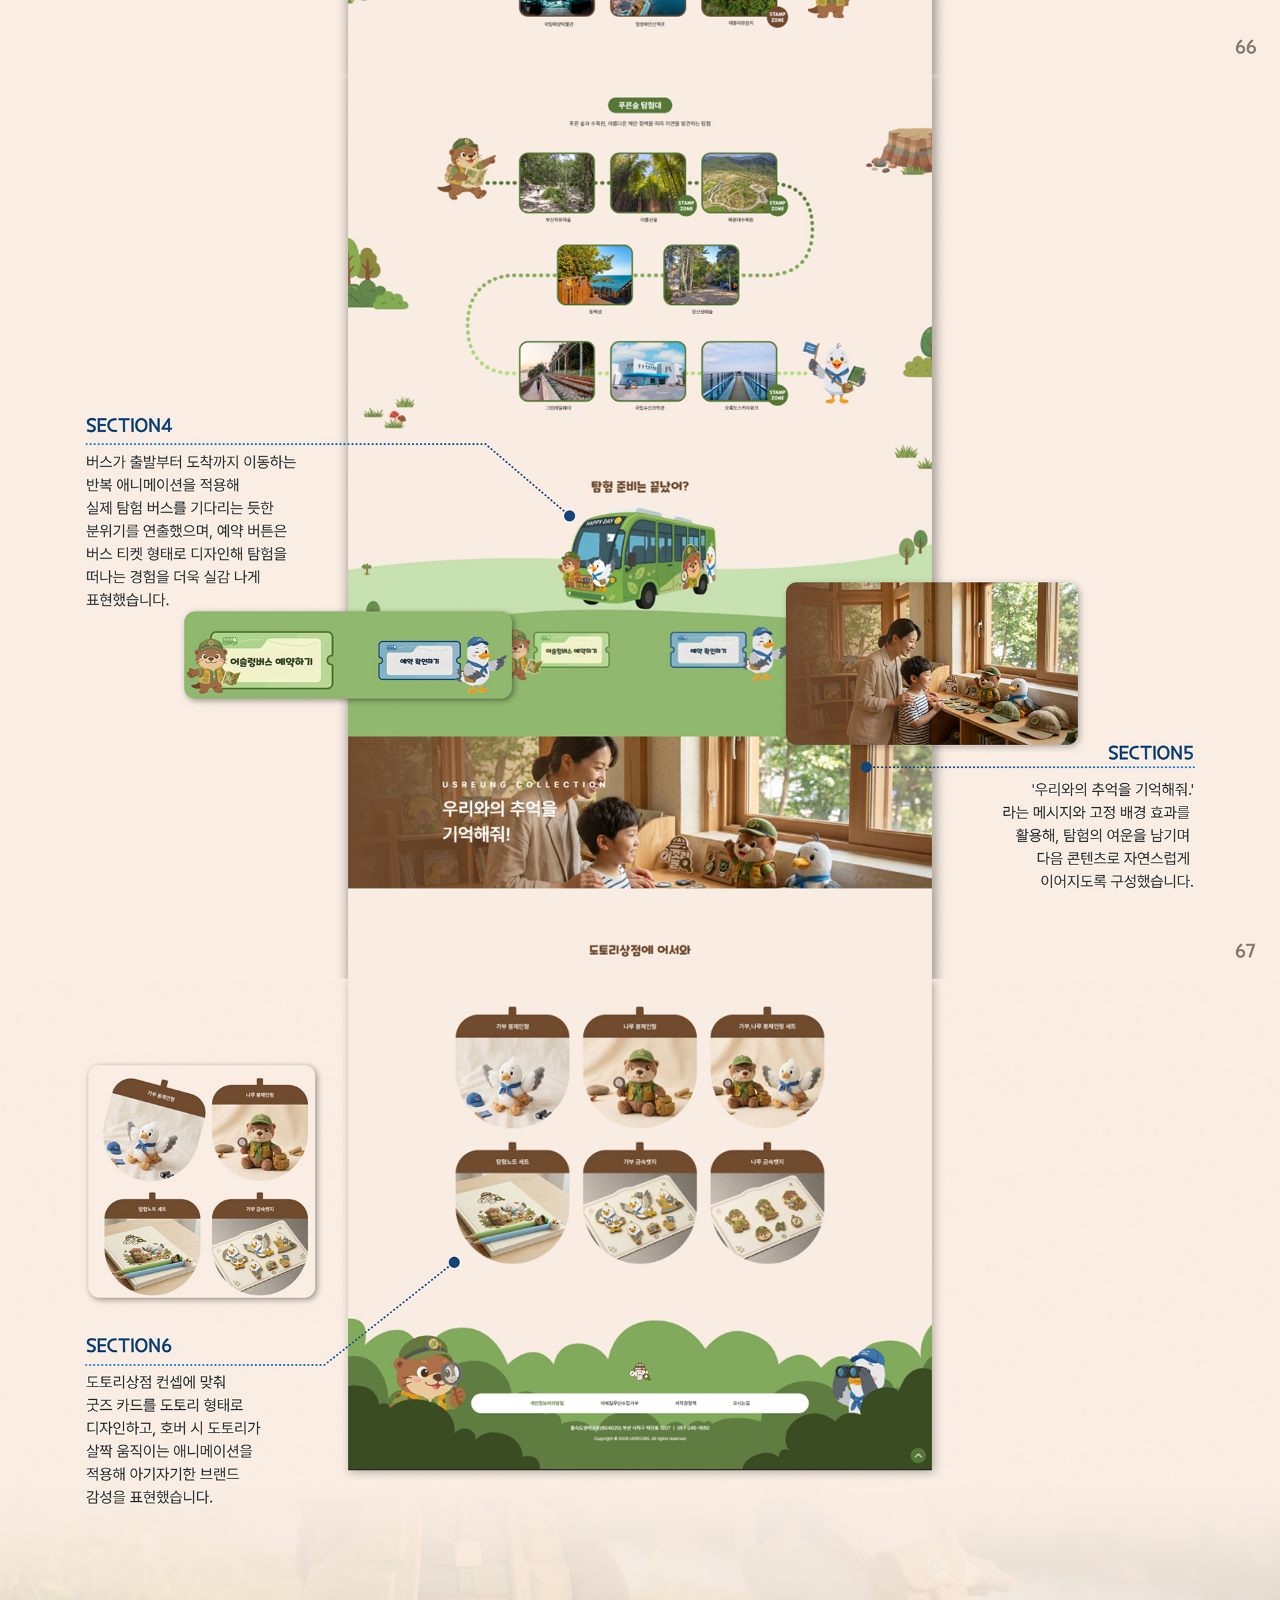
<file: usr_guide.html>
<!doctype html>
<html>
	<head>
		<title>어슬렁BX</title>
		<meta charset="utf-8">
		<meta name="viewport" content="width=device-width, initial-scale=1">
		<meta http-equiv="X-UA-Compatible" content="IE=edge">
		<link rel="shortcut icon" href="./assets/img/usr_favi.png" type="image/x-icon">
		<style>
			*{margin:0; padding:0;}
			a{text-decoration:none;
				color:inherit;}
			img{
				display: block;
				
			}
			.fixed_box{position:fixed;
				bottom:40px;
				right:30px;
				width:40px;}
			#top img{
					width: 100%;
				}
			.home_btn, .top_btn{
				display: inline-block;
				width:55px;
				line-height: 55px;
				background-color: #1d2323;
				text-align: center;
				border-radius:50%;
				margin-bottom:5px;
				color:#fff;
				transition: all 0.5s;
			}
			.fixed_box a:hover{
				background-color: #1d2323;
			}
		</style>
	</head>
	<body>
		<div id="top">
			<img src="./assets/usr-bibx/guide1.jpg" alt="bx이미지"><!--가이드 이미지 경로 지정하기-->
			<img src="./assets/usr-bibx/guide2.jpg" alt="bx이미지">
			<img src="./assets/usr-bibx/guide3.jpg" alt="bx이미지">
			<img src="./assets/usr-bibx/guide4.jpg" alt="bx이미지">
			<img src="./assets/usr-bibx/guide5.jpg" alt="bx이미지">
			<img src="./assets/usr-bibx/guide6.jpg" alt="bx이미지">
			<img src="./assets/usr-bibx/guide7.jpg" alt="bx이미지">
			<img src="./assets/usr-bibx/guide8.jpg" alt="bx이미지">
			<img src="./assets/usr-bibx/guide9.jpg" alt="bx이미지">
			<img src="./assets/usr-bibx/guide10.jpg" alt="bx이미지">
			<img src="./assets/usr-bibx/guide11.jpg" alt="bx이미지">
			<img src="./assets/usr-bibx/guide12.jpg" alt="bx이미지">
			<img src="./assets/usr-bibx/guide13.jpg" alt="bx이미지">
			<img src="./assets/usr-bibx/guide14.jpg" alt="bx이미지">
			<img src="./assets/usr-bibx/guide15.jpg" alt="bx이미지">
			<img src="./assets/usr-bibx/guide16.jpg" alt="bx이미지">
			<img src="./assets/usr-bibx/guide17.jpg" alt="bx이미지">
			<img src="./assets/usr-bibx/guide18.jpg" alt="bx이미지">
			<img src="./assets/usr-bibx/guide19.jpg" alt="bx이미지">
			<img src="./assets/usr-bibx/guide20.jpg" alt="bx이미지">
		</div>
		<div class="fixed_box">
			<a href="#top" class="top_btn"><!--href부분은 이미지를 감싼 div에 있는 id이름과 동일하게 설정.-->
				TOP
			</a>
			<a href="포트폴리오사이트주소" target="_blank" class="home_btn">
				Home
			</a>
		</div>


		<!--이동시 부드럽게 이동시키기 위해 추가한 구문 시작. script쪽 전부 삭제가능.-->
		<script src="https://code.jquery.com/jquery-1.12.4.min.js" integrity="sha256-ZosEbRLbNQzLpnKIkEdrPv7lOy9C27hHQ+Xp8a4MxAQ=" crossorigin="anonymous"></script>
		<script>
			$(function() {
				$('a[href*="#"]:not([href="#"])').click(function() {
				if (location.pathname.replace(/^\//,'') == this.pathname.replace(/^\//,'') && location.hostname == this.hostname) {
				var target = $(this.hash);
				target = target.length ? target : $('[name=' + this.hash.slice(1) +']');
				if (target.length) {
				$('html, body').animate({
				scrollTop: target.offset().top
				}, 500);//움직이는 시간 조정
				return false;
				}
				}
				});
				});
		</script>
		<!--이동시 부드럽게 이동시키기 위해 추가한 구문 끝. 삭제가능.-->
	</body>
</html>
</file>
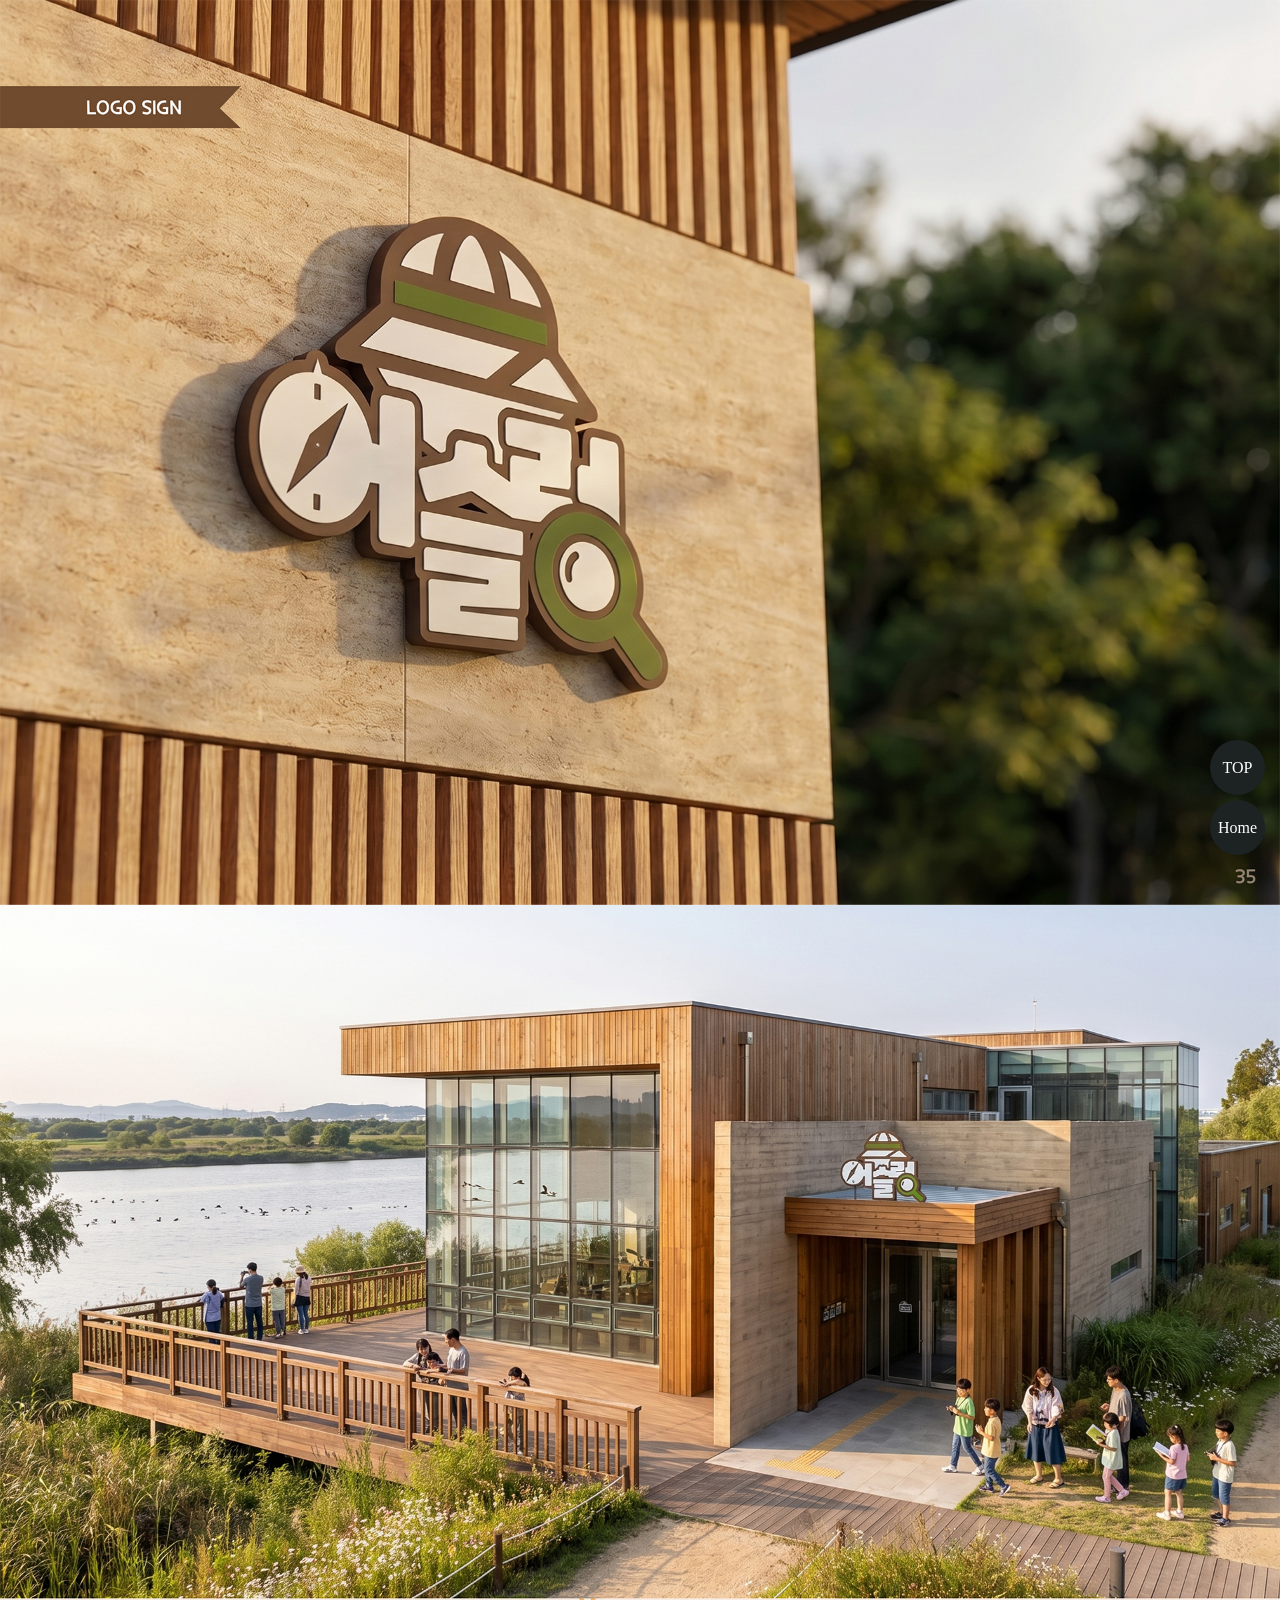
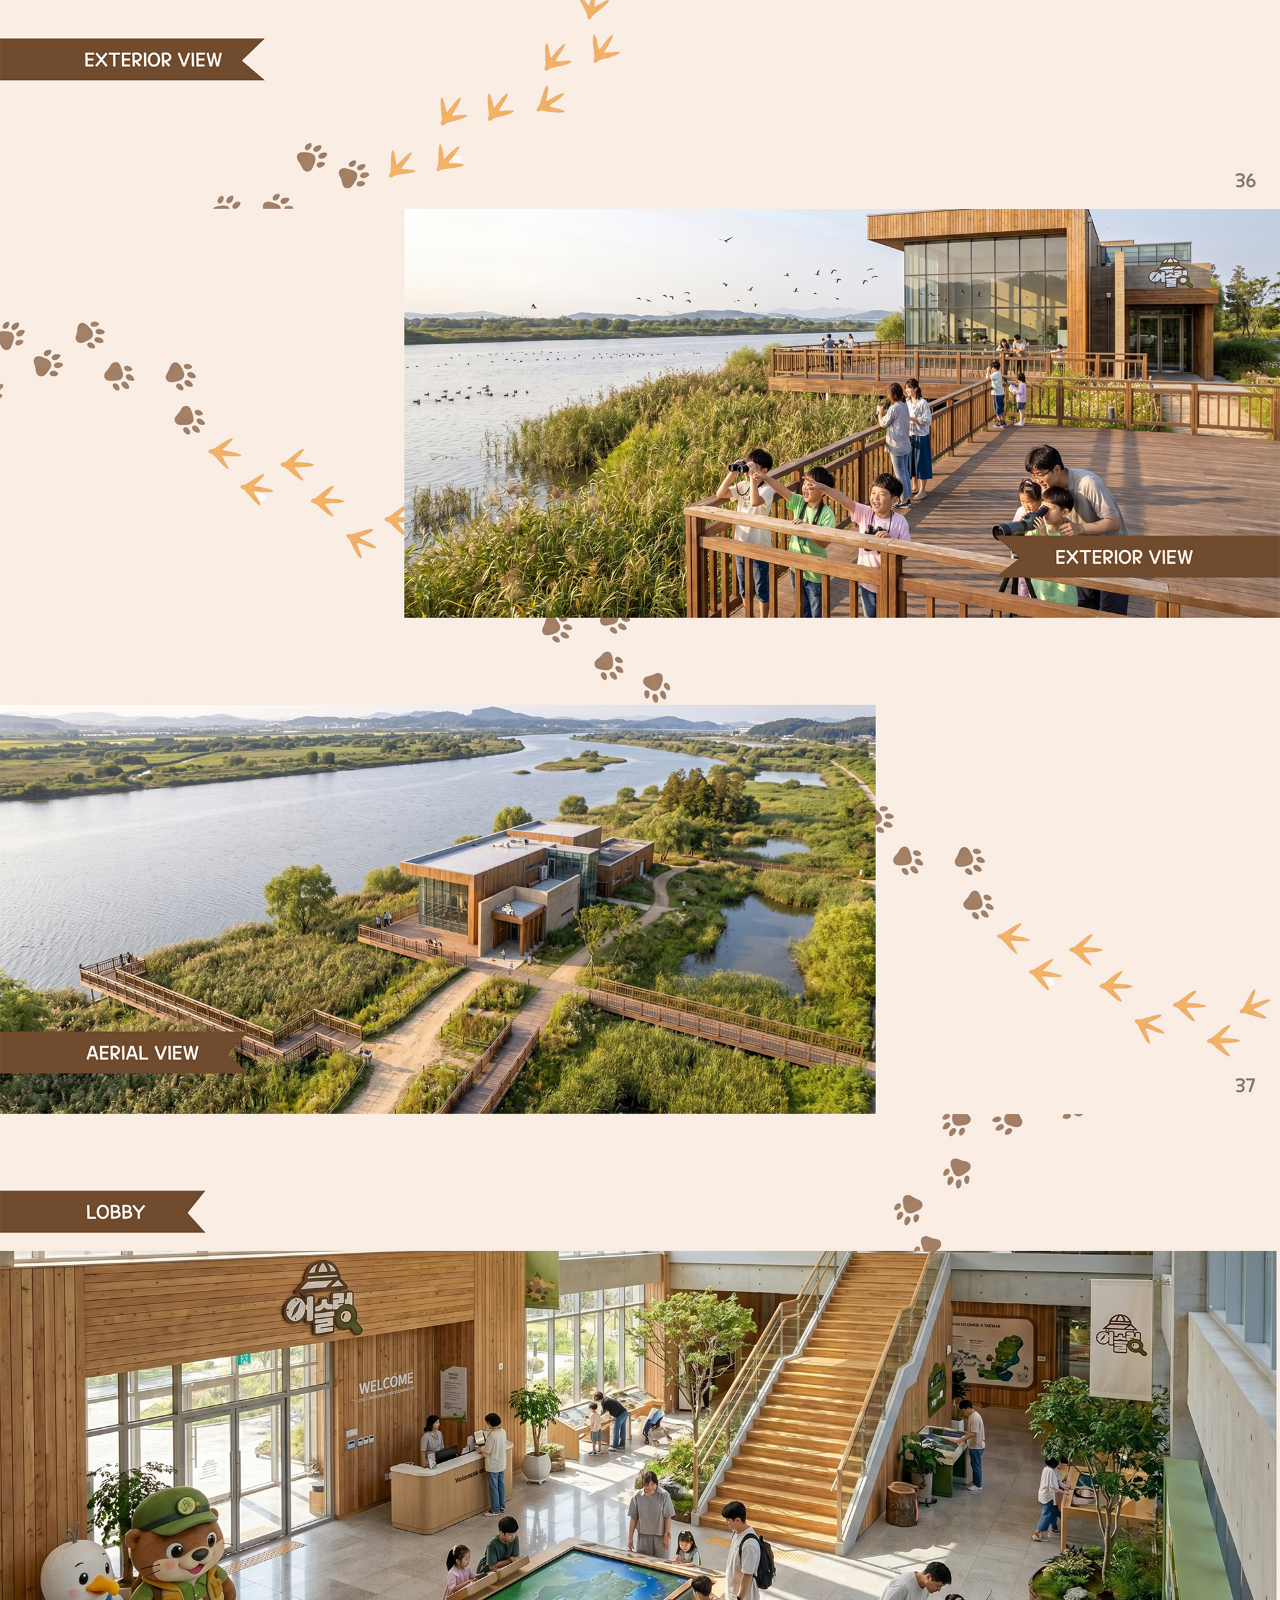
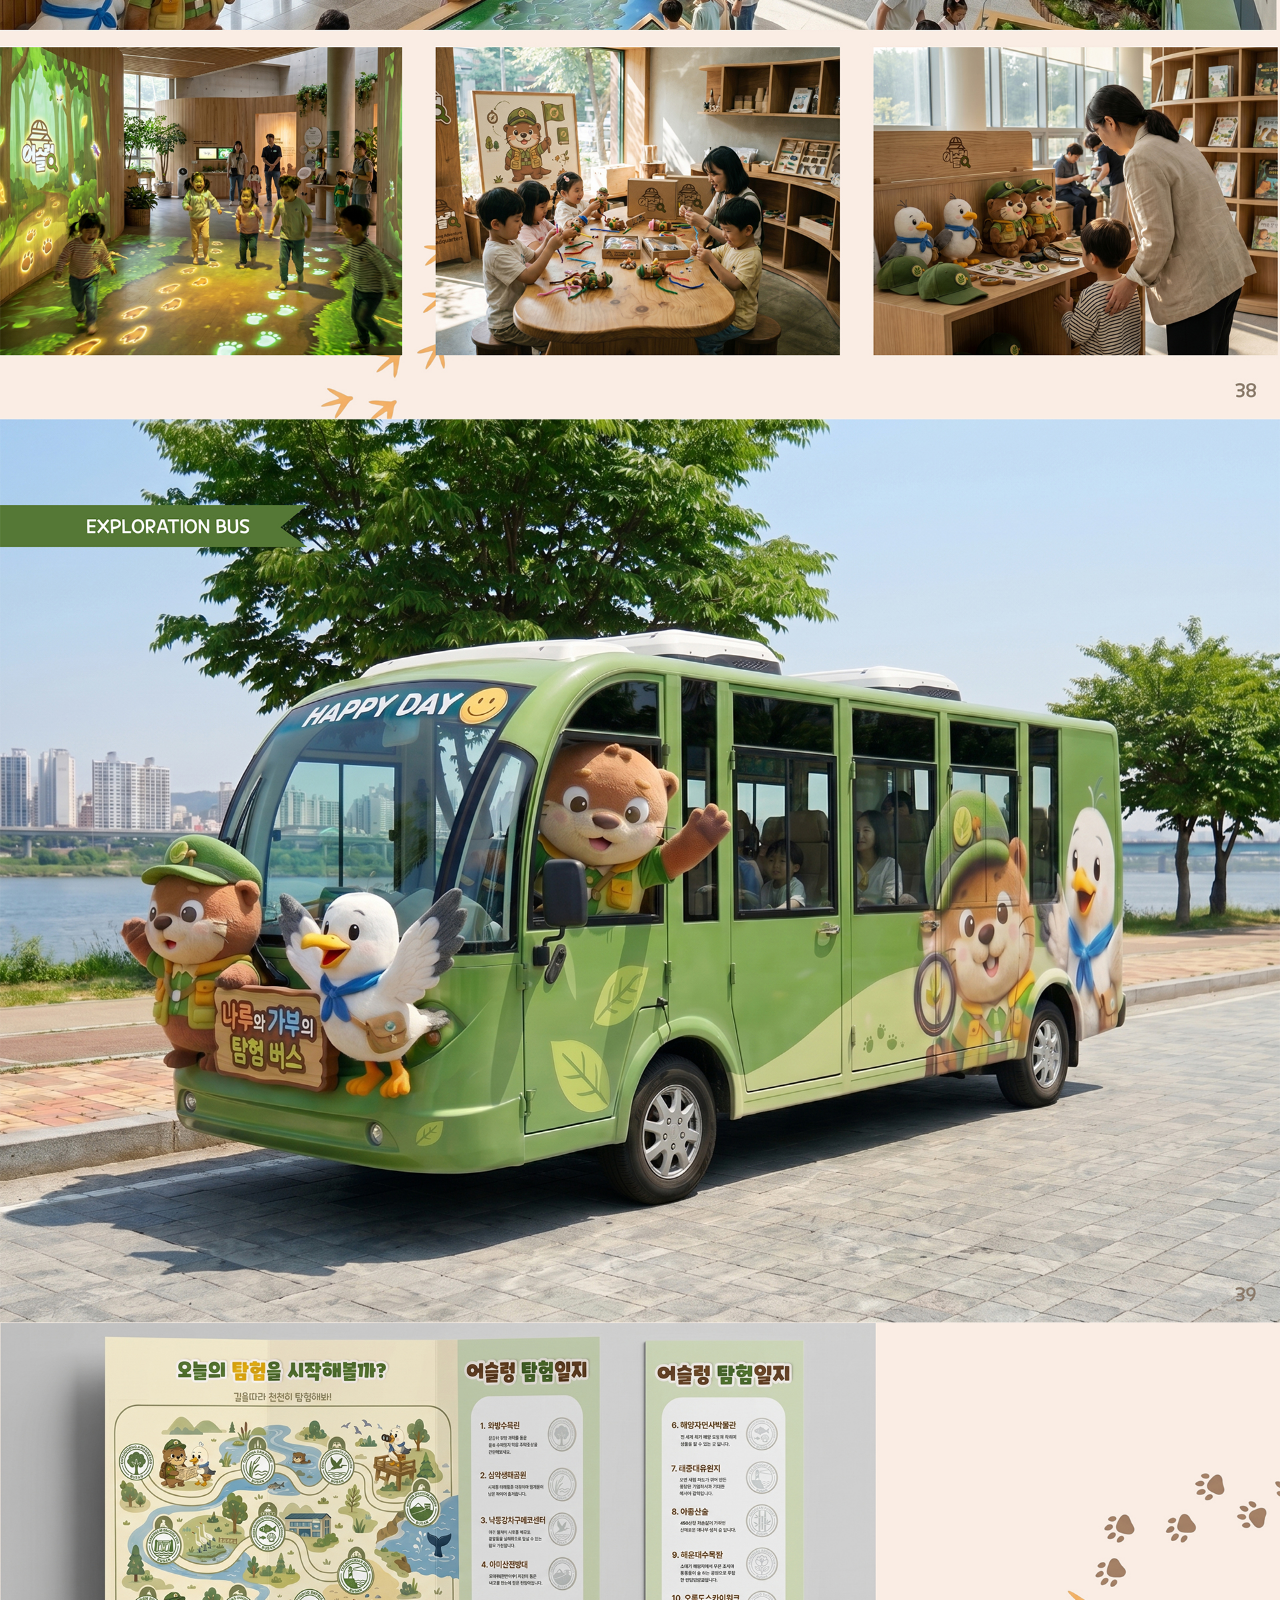
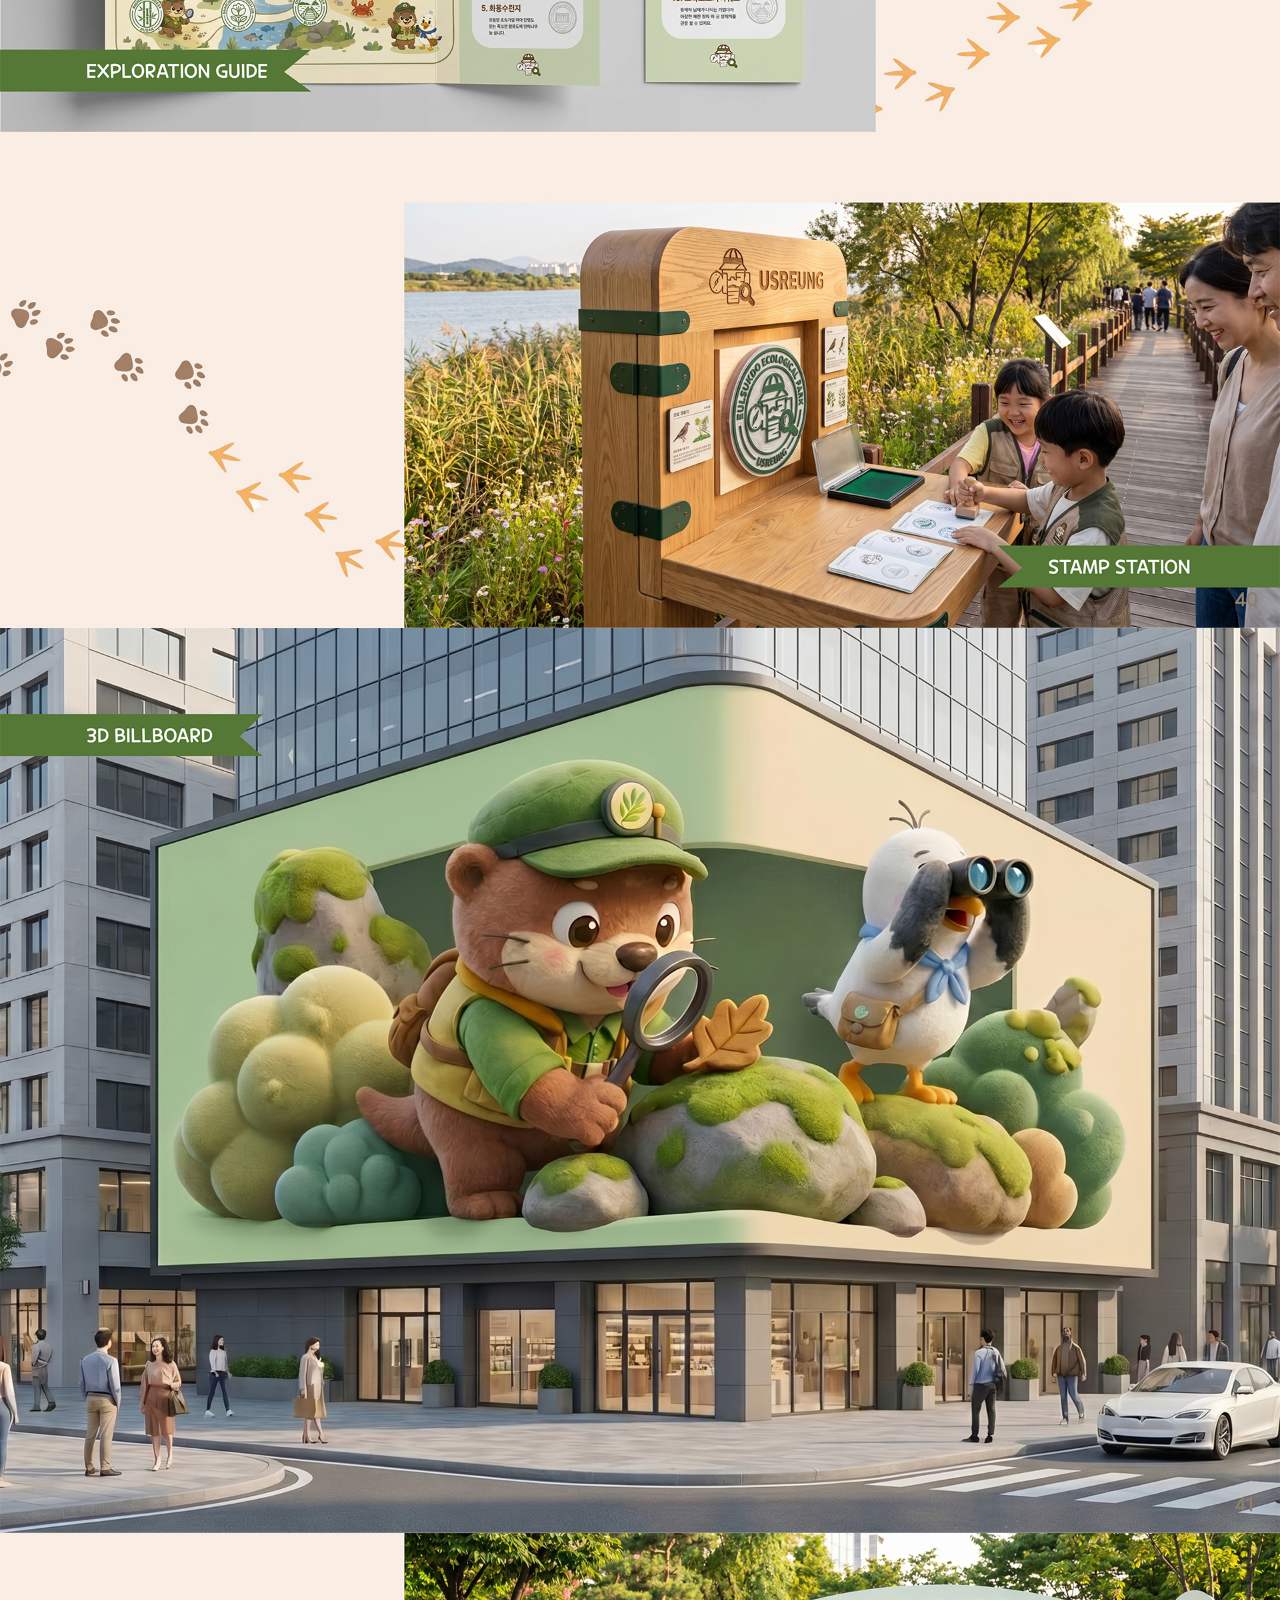
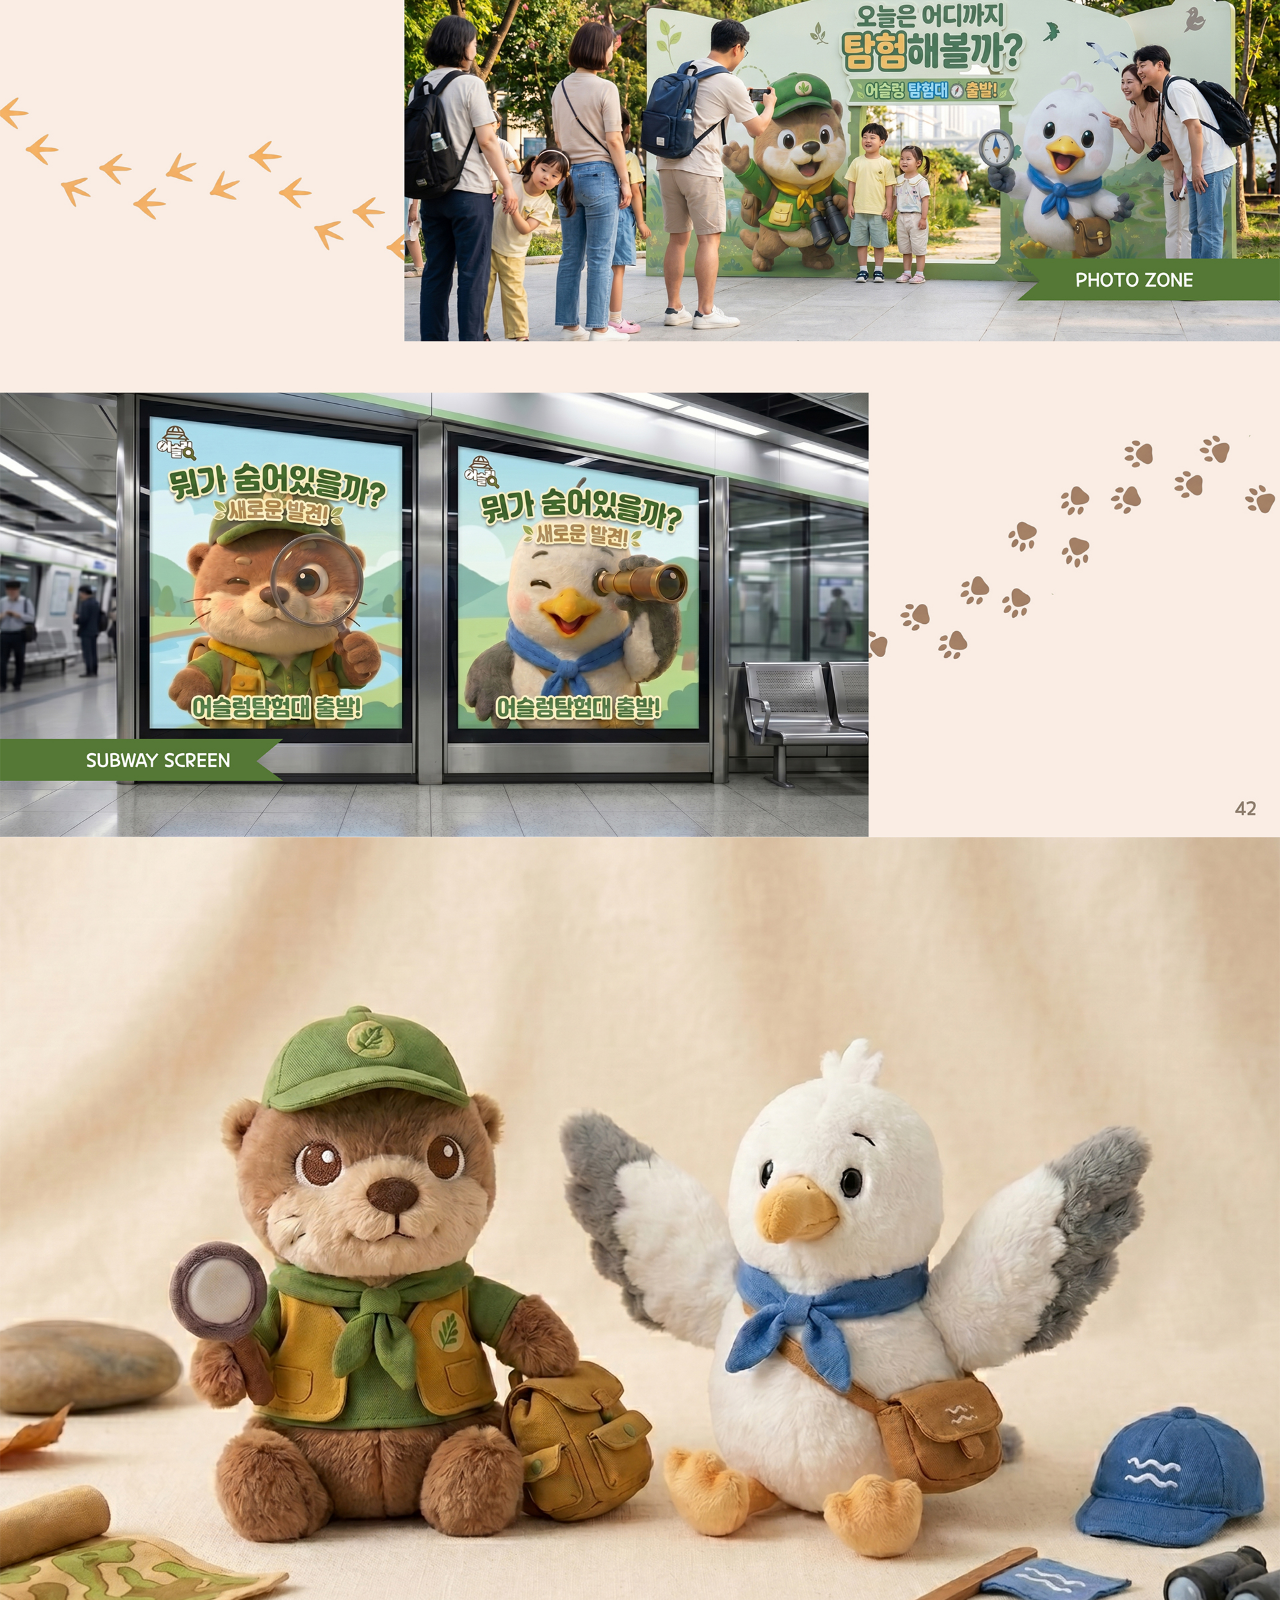
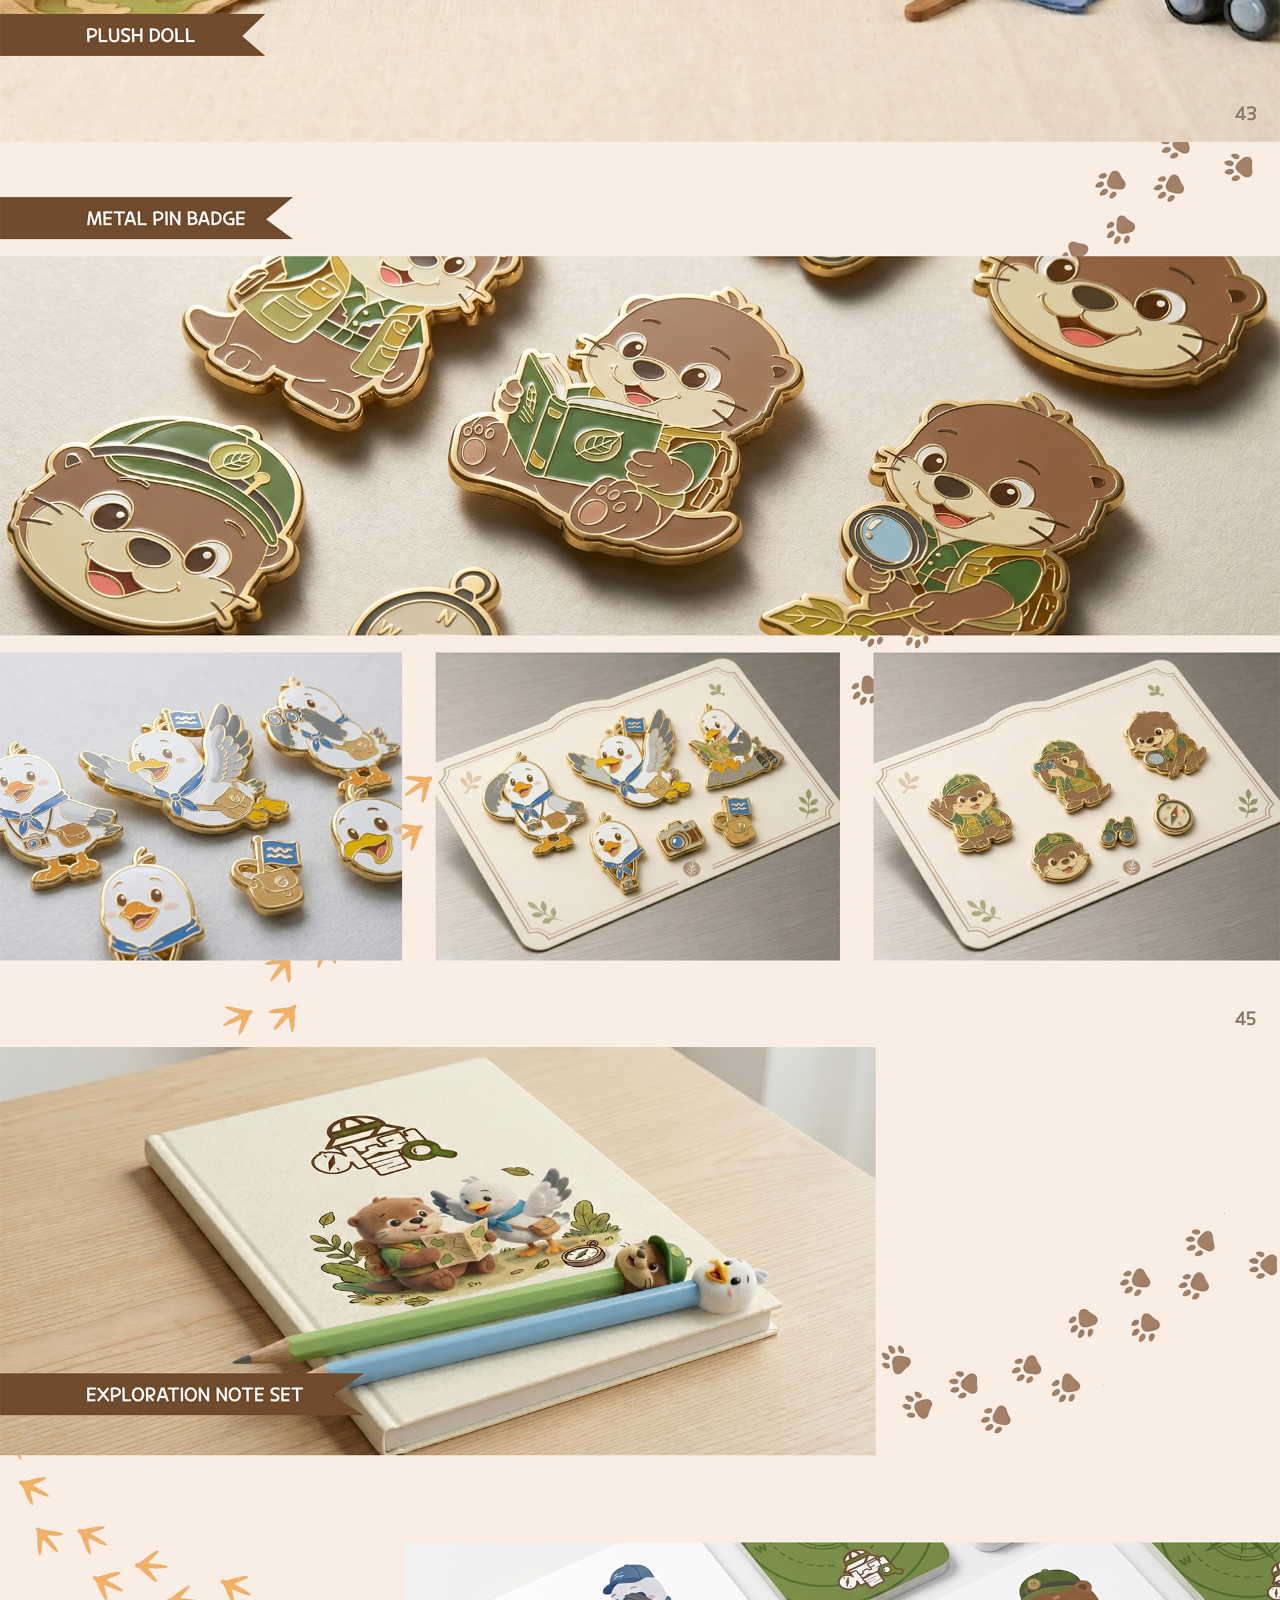
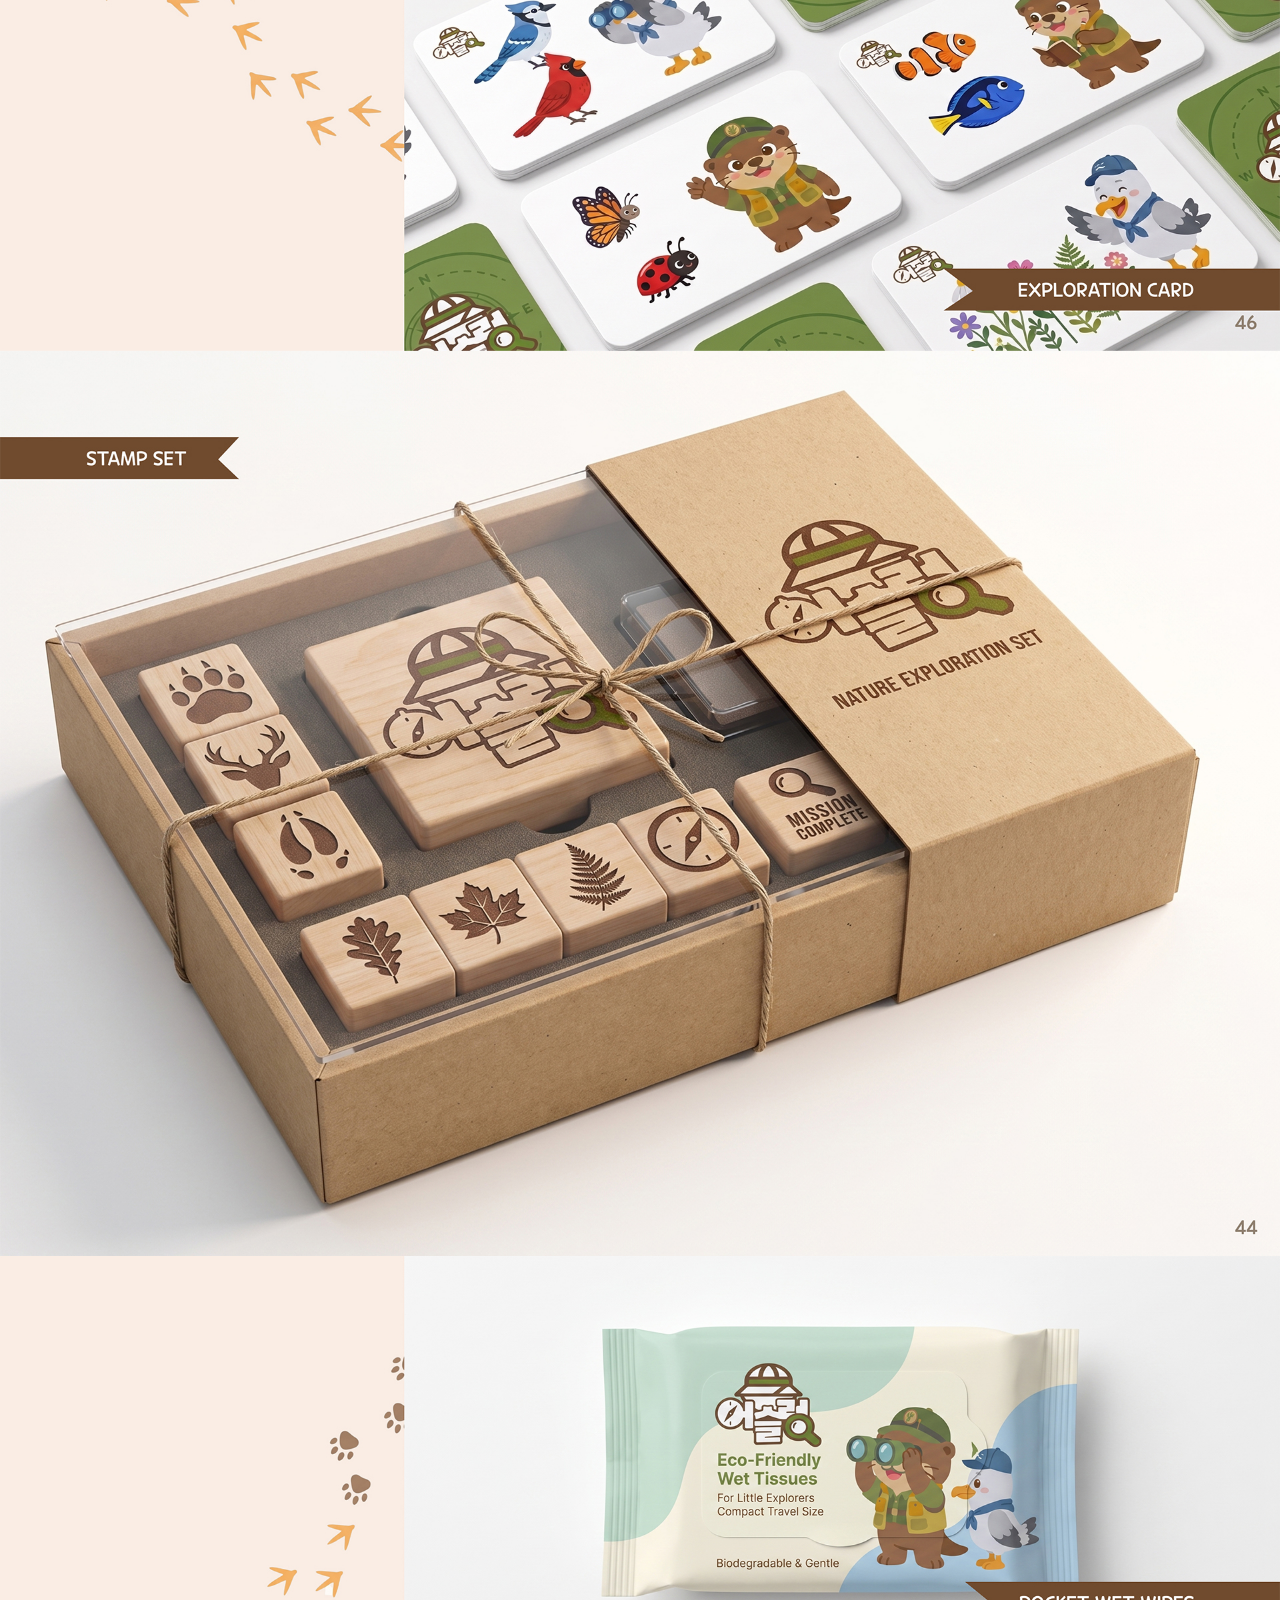
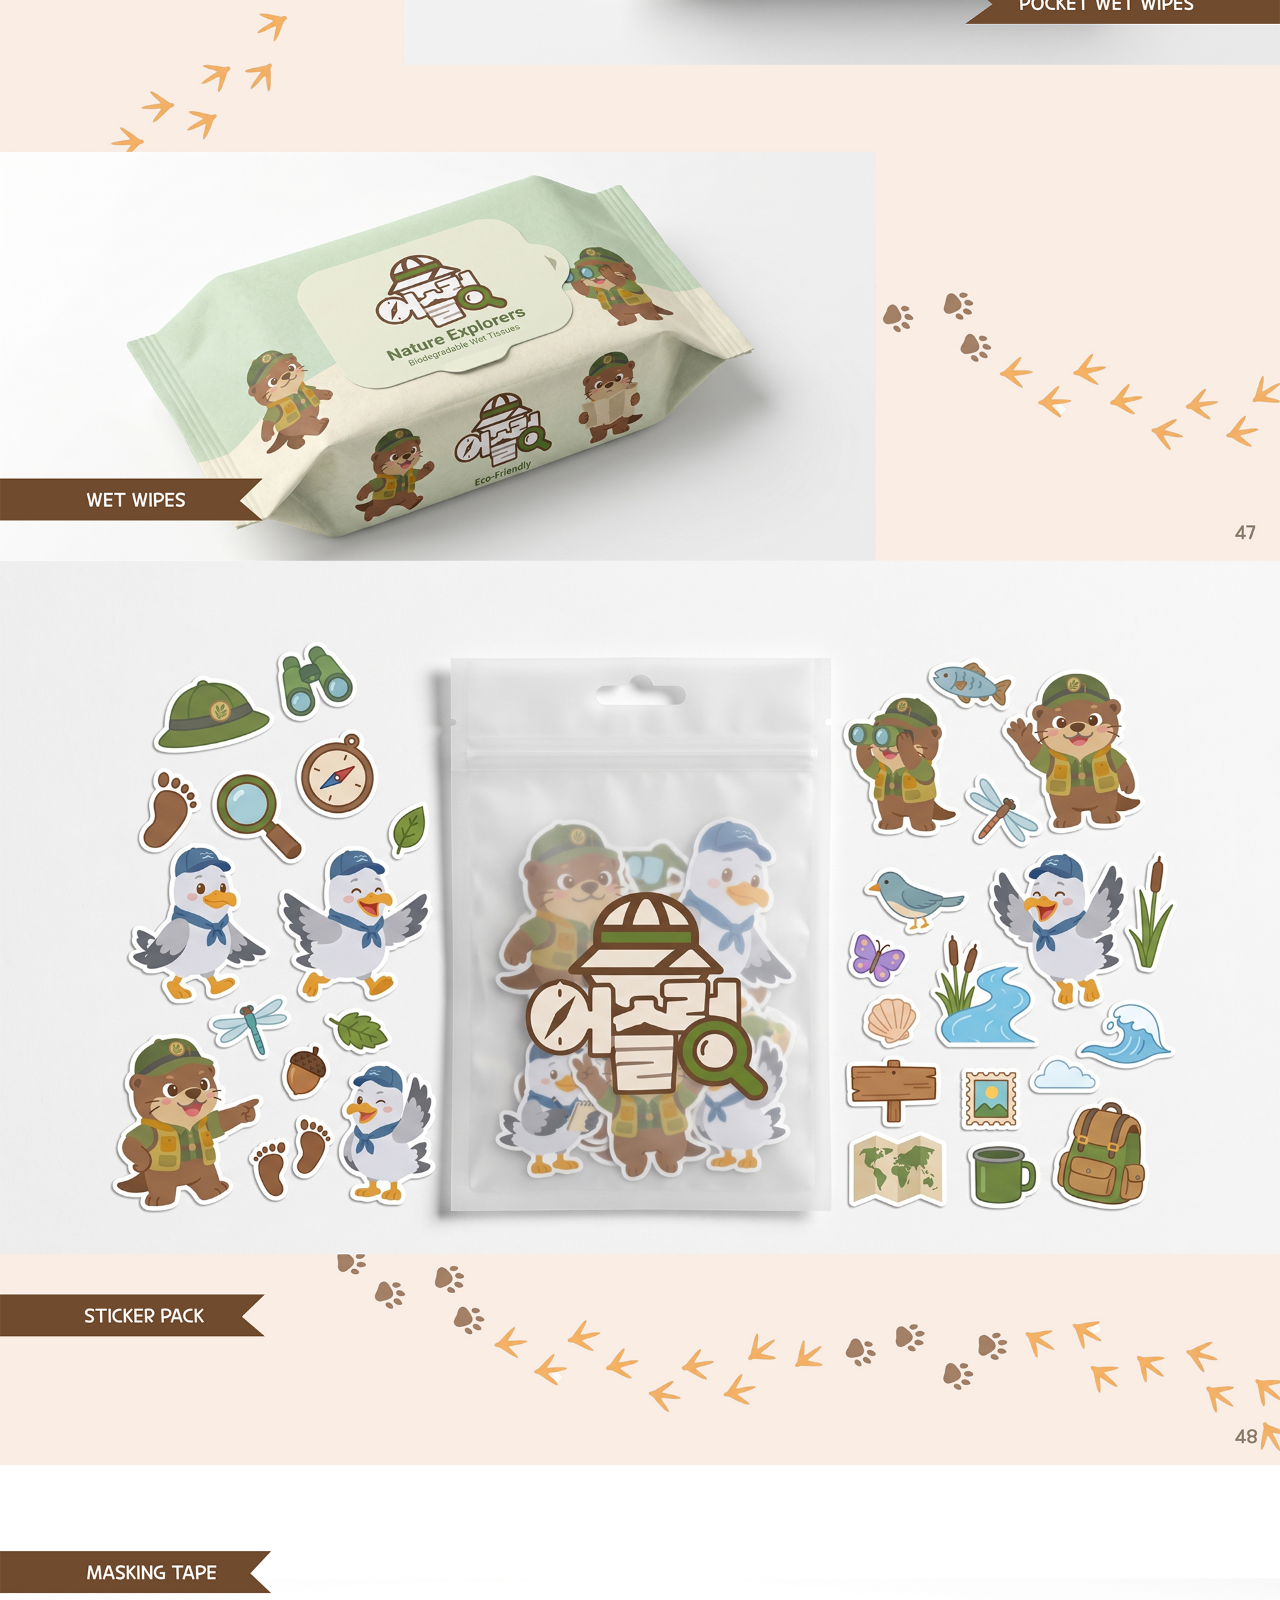
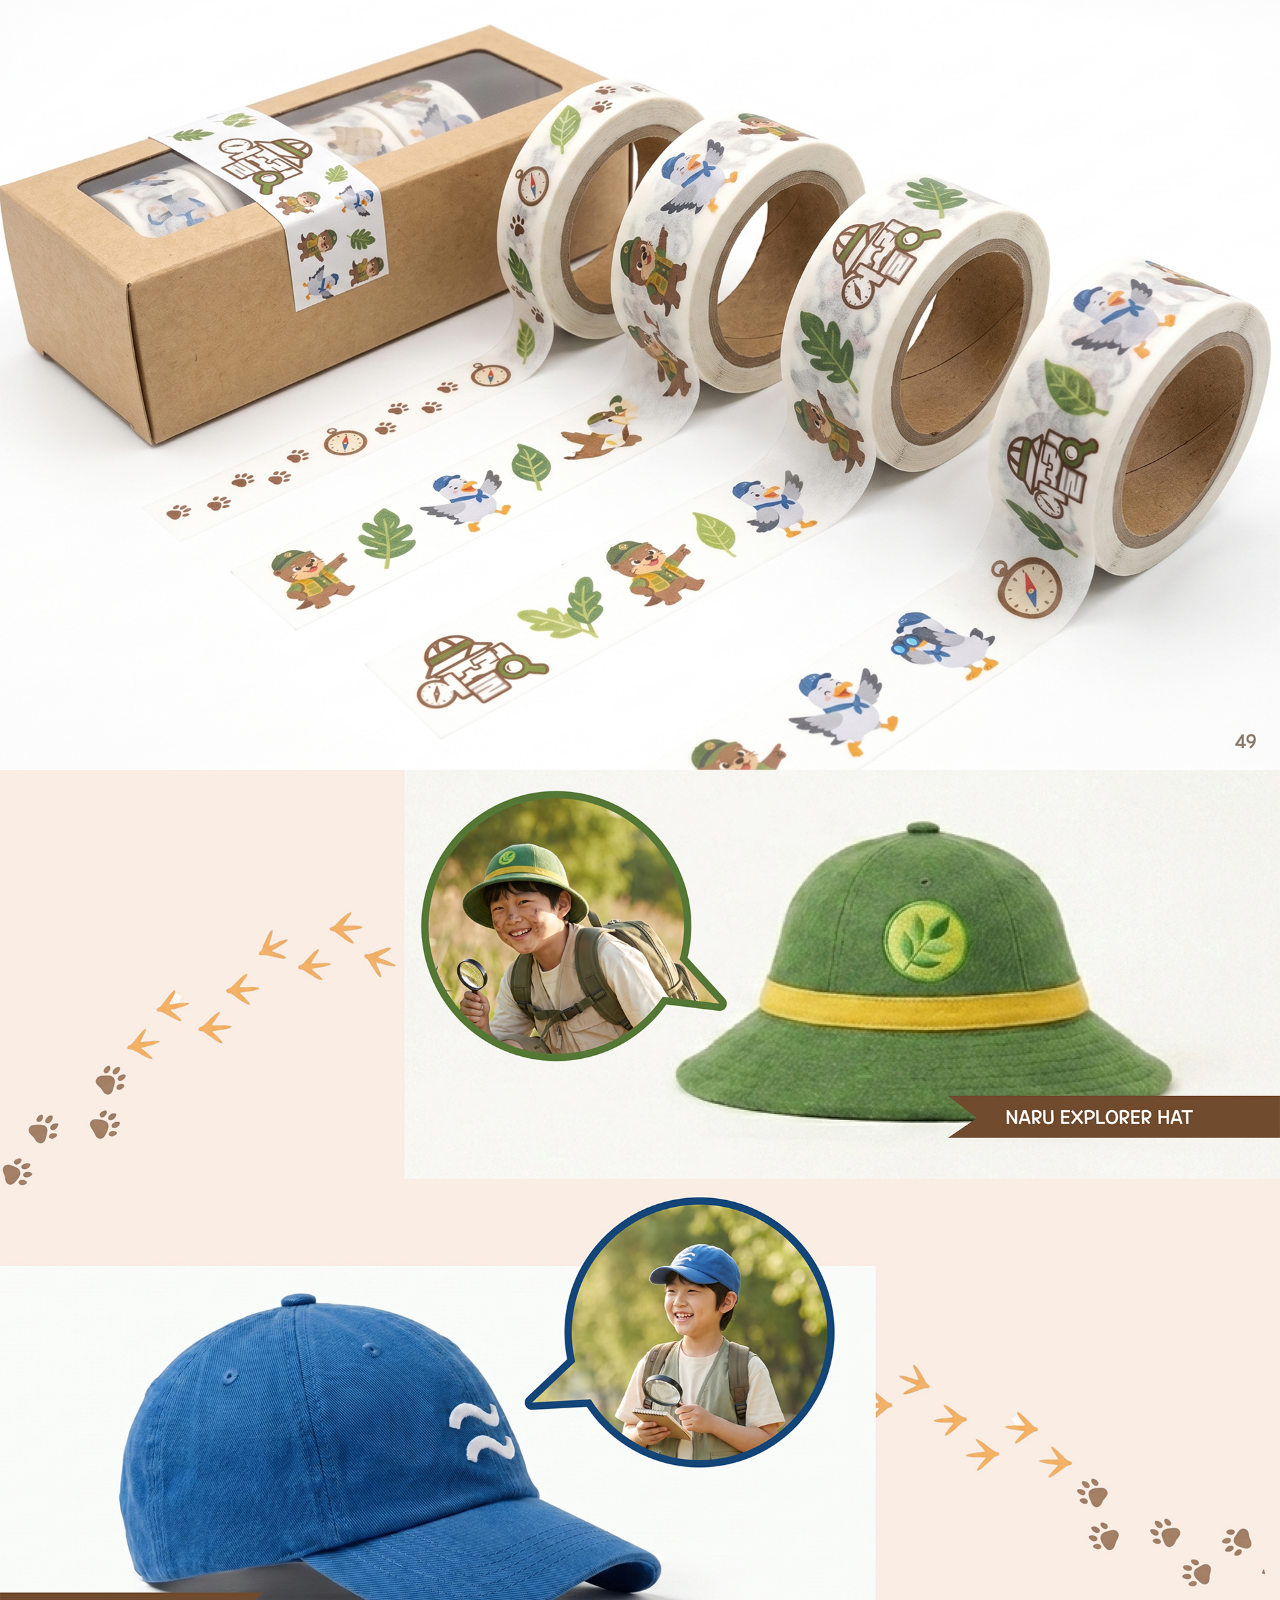
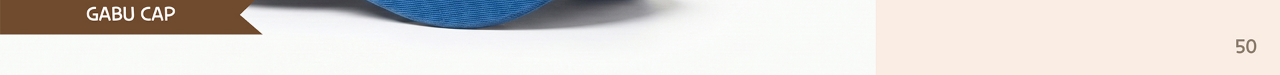
<file: usr_mockup.html>
<!doctype html>
<html>
	<head>
		<title>어슬렁_목업</title>
		<meta charset="utf-8">
		<meta name="viewport" content="width=device-width, initial-scale=1">
		<meta http-equiv="X-UA-Compatible" content="IE=edge">
		<link rel="shortcut icon" href="./assets/img/usr_favi.png" type="image/x-icon">
		<style>
			*{margin:0; padding:0;}
			a{text-decoration:none;
				color:inherit;}
			img{
				display: block;
				
			}
			.fixed_box{position:fixed;
				bottom:40px;
				right:30px;
				width:40px;}
			#top img{
					width: 100%;
				}
			.home_btn, .top_btn{
				display: inline-block;
				width:55px;
				line-height: 55px;
				background-color: #1d2323;
				text-align: center;
				border-radius:50%;
				margin-bottom:5px;
				color:#fff;
				transition: all 0.5s;
			}
			.fixed_box a:hover{
				background-color: #1d2323;
			}
		</style>
	</head>
	<body>
		<div id="top">
			<img src="./assets/usr-bibx/mockup1.jpg" alt="목업이미지"><!--가이드 이미지 경로 지정하기-->
			<img src="./assets/usr-bibx/mockup2.jpg" alt="목업이미지">
			<img src="./assets/usr-bibx/mockup3.jpg" alt="목업이미지">
			<img src="./assets/usr-bibx/mockup4.jpg" alt="목업이미지">
			<img src="./assets/usr-bibx/mockup5.jpg" alt="목업이미지">
			<img src="./assets/usr-bibx/mockup6.jpg" alt="목업이미지">
			<img src="./assets/usr-bibx/mockup7.jpg" alt="목업이미지">
			<img src="./assets/usr-bibx/mockup8.jpg" alt="목업이미지">
			<img src="./assets/usr-bibx/mockup9.jpg" alt="목업이미지">
			<img src="./assets/usr-bibx/mockup10.jpg" alt="목업이미지">
			<img src="./assets/usr-bibx/mockup11.jpg" alt="목업이미지">
			<img src="./assets/usr-bibx/mockup12.jpg" alt="목업이미지">
			<img src="./assets/usr-bibx/mockup13.jpg" alt="목업이미지">
			<img src="./assets/usr-bibx/mockup14.jpg" alt="목업이미지">
			<img src="./assets/usr-bibx/mockup15.jpg" alt="목업이미지">
			<img src="./assets/usr-bibx/mockup16.jpg" alt="목업이미지">
		</div>
		<div class="fixed_box">
			<a href="#top" class="top_btn"><!--href부분은 이미지를 감싼 div에 있는 id이름과 동일하게 설정.-->
				TOP
			</a>
			<a href="포트폴리오사이트주소" target="_blank" class="home_btn">
				Home
			</a>
		</div>


		<!--이동시 부드럽게 이동시키기 위해 추가한 구문 시작. script쪽 전부 삭제가능.-->
		<script src="https://code.jquery.com/jquery-1.12.4.min.js" integrity="sha256-ZosEbRLbNQzLpnKIkEdrPv7lOy9C27hHQ+Xp8a4MxAQ=" crossorigin="anonymous"></script>
		<script>
			$(function() {
				$('a[href*="#"]:not([href="#"])').click(function() {
				if (location.pathname.replace(/^\//,'') == this.pathname.replace(/^\//,'') && location.hostname == this.hostname) {
				var target = $(this.hash);
				target = target.length ? target : $('[name=' + this.hash.slice(1) +']');
				if (target.length) {
				$('html, body').animate({
				scrollTop: target.offset().top
				}, 500);//움직이는 시간 조정
				return false;
				}
				}
				});
				});
		</script>
		<!--이동시 부드럽게 이동시키기 위해 추가한 구문 끝. 삭제가능.-->
	</body>
</html>
</file>
